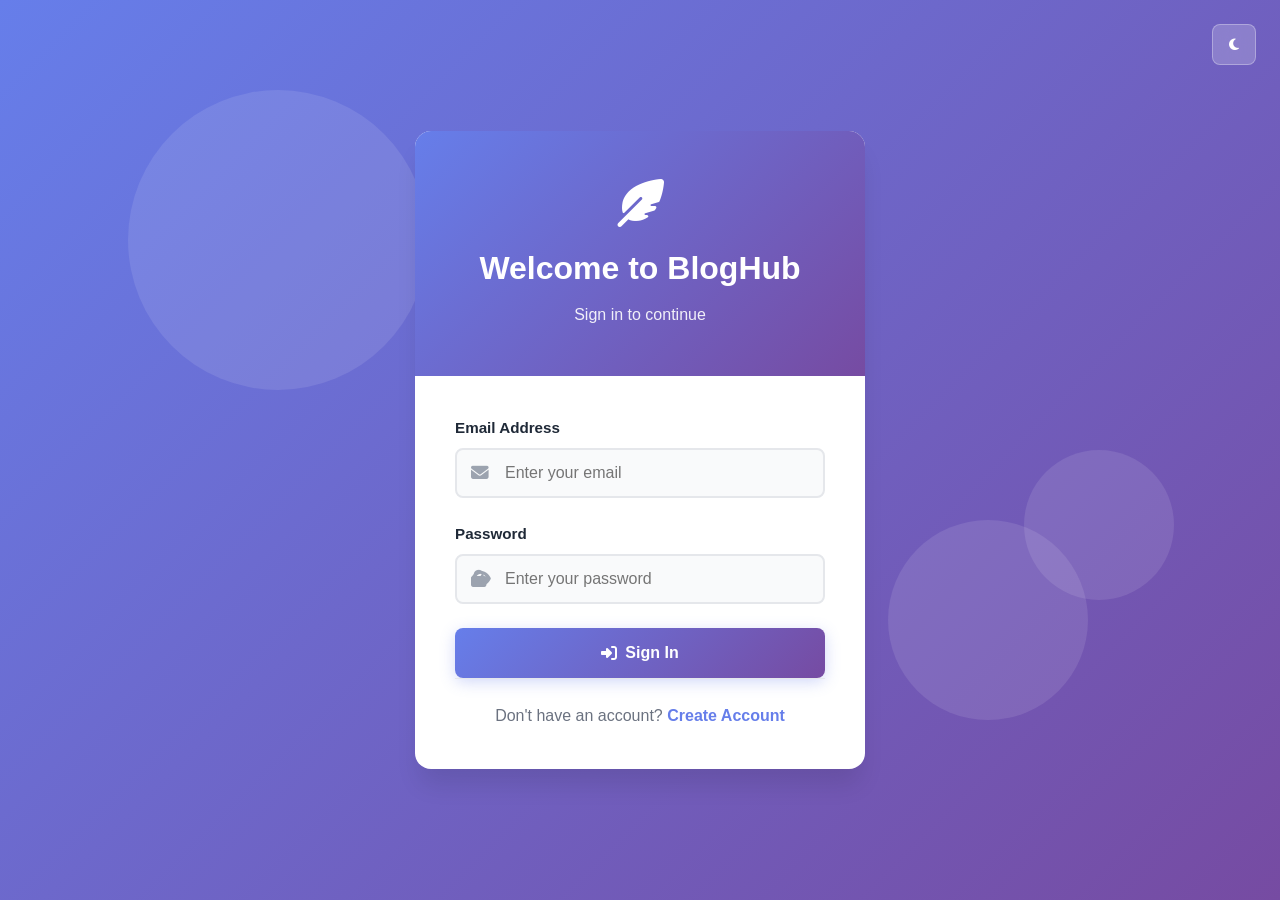
<file: src/main/resources/static/index.html>
<!DOCTYPE html>
<html lang="en">
  <head>
    <meta charset="UTF-8" />
    <meta name="viewport" content="width=device-width, initial-scale=1.0" />
    <title>BlogHub - Home</title>
    <link rel="stylesheet" href="css/style.css" />
    <link
      href="https://cdnjs.cloudflare.com/ajax/libs/font-awesome/6.5.0/css/all.min.css"
      rel="stylesheet"
    />
  </head>
  <body>
    <!-- Navbar -->
    <header class="navbar">
      <div class="nav-container">
        <div class="nav-brand">
          <i class="fas fa-feather-alt"></i>
          <h1>BlogHub</h1>
        </div>
        <nav class="nav-menu">
          <a href="index.html" class="nav-link active">Home</a>
          <a href="posts.html" class="nav-link">All Posts</a>
          <a href="categories.html" class="nav-link">Categories</a>
          <a href="users.html" class="nav-link admin-only">Users</a>
          <a href="category-create.html" class="nav-link admin-only"
            >Create Category</a
          >
          <a href="post-create.html" class="nav-link">Create Post</a>
        </nav>
        <div class="nav-actions">
          <button class="theme-toggle" onclick="toggleTheme()">
            <i class="fas fa-moon"></i>
          </button>
        </div>
      </div>
    </header>

    <!-- Home Content -->
    <main class="main-content">
      <section class="hero-section">
        <div class="hero-content">
          <h1>Welcome to BlogHub</h1>
          <p>
            Discover amazing stories, insights, and ideas from our community
          </p>
          <a href="posts.html" class="hero-btn">
            <i class="fas fa-arrow-right"></i> Explore Posts
          </a>
        </div>
        <div class="hero-stats">
          <div class="stat-card">
            <div class="stat-number" id="total-posts">0</div>
            <div class="stat-label">Posts</div>
          </div>
          <div class="stat-card">
            <div class="stat-number" id="total-authors">0</div>
            <div class="stat-label">Authors</div>
          </div>
          <div class="stat-card">
            <div class="stat-number" id="total-categories">0</div>
            <div class="stat-label">Categories</div>
          </div>
        </div>
      </section>
      <section class="featured-posts">
        <h2>Featured Posts</h2>
        <div class="posts-grid" id="featured-posts-grid">
          <div class="loading-spinner">
            <i class="fas fa-spinner fa-spin"></i> Loading posts...
          </div>
        </div>
      </section>
    </main>

    <div id="toast" class="toast"></div>

    <script src="js/main.js"></script>
    <script src="js/home.js"></script>
    <script>
      //Check authentication on page load
      window.addEventListener("DOMContentLoaded", () => {
        if (!sessionStorage.getItem("userName")) {
          window.location.href = "login.html";
        }
        updateNavbar();
        applyRoleBasedUI();
      });
    </script>
  </body>
</html>
</file>
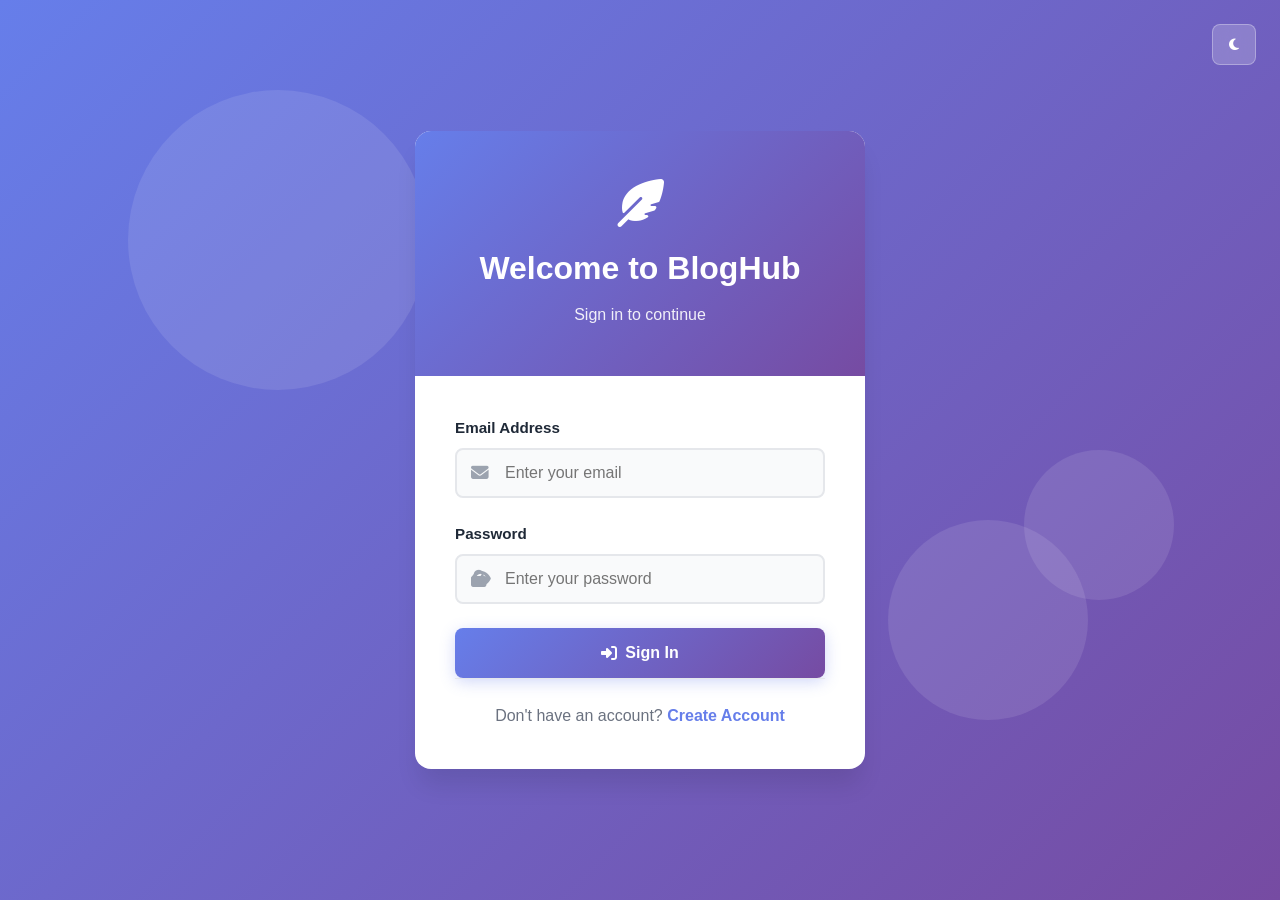
<file: src/main/resources/static/categories.html>
<!DOCTYPE html>
<html lang="en">
  <head>
    <meta charset="UTF-8" />
    <meta name="viewport" content="width=device-width, initial-scale=1.0" />
    <title>Categories - BlogHub</title>
    <link rel="stylesheet" href="css/style.css" />
    <link
      href="https://cdnjs.cloudflare.com/ajax/libs/font-awesome/6.5.0/css/all.min.css"
      rel="stylesheet"
    />
    <style>
      .category-actions {
        display: flex;
        justify-content: space-between;
        align-items: center;
        margin: 1.5rem auto;
        max-width: 900px;
        gap: 1rem;
        flex-wrap: wrap;
      }

      .search-box {
        display: flex;
        flex: 1;
        max-width: 450px;
        background: var(--bg-secondary);
        border: 1px solid var(--border-color);
        border-radius: var(--radius-md);
        overflow: hidden;
      }

      .search-box input {
        flex: 1;
        padding: 0.7rem 1rem;
        border: none;
        outline: none;
        font-size: 1rem;
        background: transparent;
        color: var(--text-primary);
      }

      .search-box i {
        padding: 0.8rem 1rem;
        color: var(--text-muted);
      }

      .btn-create {
        padding: 0.7rem 1.2rem;
        background: var(--primary-color);
        color: #fff;
        border: none;
        border-radius: var(--radius-md);
        font-size: 1rem;
        cursor: pointer;
        transition: all 0.3s ease;
        white-space: nowrap;
        font-weight: 600;
      }

      .btn-create:hover {
        background: var(--primary-dark);
        transform: translateY(-2px);
      }

      .categories-grid {
        display: grid;
        grid-template-columns: repeat(auto-fill, minmax(250px, 1fr));
        gap: 1.5rem;
        padding: 1rem;
      }

      .category-card {
        background: var(--bg-primary);
        border-radius: var(--radius-lg);
        padding: 1.5rem;
        box-shadow: var(--shadow-md);
        text-align: center;
        transition: transform 0.2s ease, box-shadow 0.2s ease;
        border: 1px solid var(--border-color);
      }

      .category-card:hover {
        transform: translateY(-3px);
        box-shadow: var(--shadow-lg);
      }

      .category-card h3 {
        margin-bottom: 0.5rem;
        font-size: 1.2rem;
        color: var(--primary-color);
      }

      .category-card p {
        font-size: 0.95rem;
        color: var(--text-secondary);
        margin-bottom: 0.7rem;
      }

      .category-card span {
        display: block;
        margin-bottom: 0.7rem;
        color: var(--text-muted);
        font-size: 0.9rem;
      }

      .category-card .delete-btn {
        margin-top: 0.8rem;
        padding: 0.5rem 1rem;
        background: var(--danger-color);
        color: white;
        border: none;
        border-radius: var(--radius-md);
        cursor: pointer;
        font-size: 0.9rem;
        transition: all 0.3s ease;
      }

      .category-card .delete-btn:hover {
        background: #dc2626;
        transform: translateY(-2px);
      }
    </style>
  </head>
  <body>
    <!-- Navbar -->
    <header class="navbar">
      <div class="nav-container">
        <div class="nav-brand">
          <i class="fas fa-feather-alt"></i>
          <h1>BlogHub</h1>
        </div>
        <nav class="nav-menu">
          <a href="index.html" class="nav-link">Home</a>
          <a href="posts.html" class="nav-link">All Posts</a>
          <a href="categories.html" class="nav-link active">Categories</a>
          <a href="users.html" class="nav-link admin-only">Users</a>
          <a href="category-create.html" class="nav-link admin-only">Create Category</a>
          <a href="post-create.html" class="nav-link">Create Post</a>
        </nav>
        <div class="nav-actions">
          <button class="theme-toggle" onclick="toggleTheme()">
            <i class="fas fa-moon"></i>
          </button>
        </div>
      </div>
    </header>

    <!-- Main Content -->
    <main class="main-content">
      <section class="page-header">
        <h1>Categories</h1>
        <p>Explore posts by category and discover new topics</p>

        <div class="category-actions">
          <div class="search-box">
            <input
              type="text"
              id="search-category"
              placeholder="Search categories..."
            />
            <i class="fas fa-search"></i>
          </div>

          <button
            class="btn-create admin-only"
            onclick="window.location.href='category-create.html'"
          >
            <i class="fas fa-plus"></i> Create New Category
          </button>
        </div>
      </section>

      <section>
        <div class="categories-grid" id="categories-list">
          <div class="loading-spinner">
            <i class="fas fa-spinner fa-spin"></i>
            Loading categories...
          </div>
        </div>
      </section>
    </main>

    <div id="toast" class="toast"></div>

    <script src="js/main.js"></script>
    <script src="js/categories.js"></script>
    <script>
      // Check authentication on page load
      window.addEventListener('DOMContentLoaded', () => {
        if (!sessionStorage.getItem('userName')) {
          window.location.href = 'login.html';
        }
        updateNavbar();
        applyRoleBasedUI();
      });
    </script>
  </body>
</html>
</file>
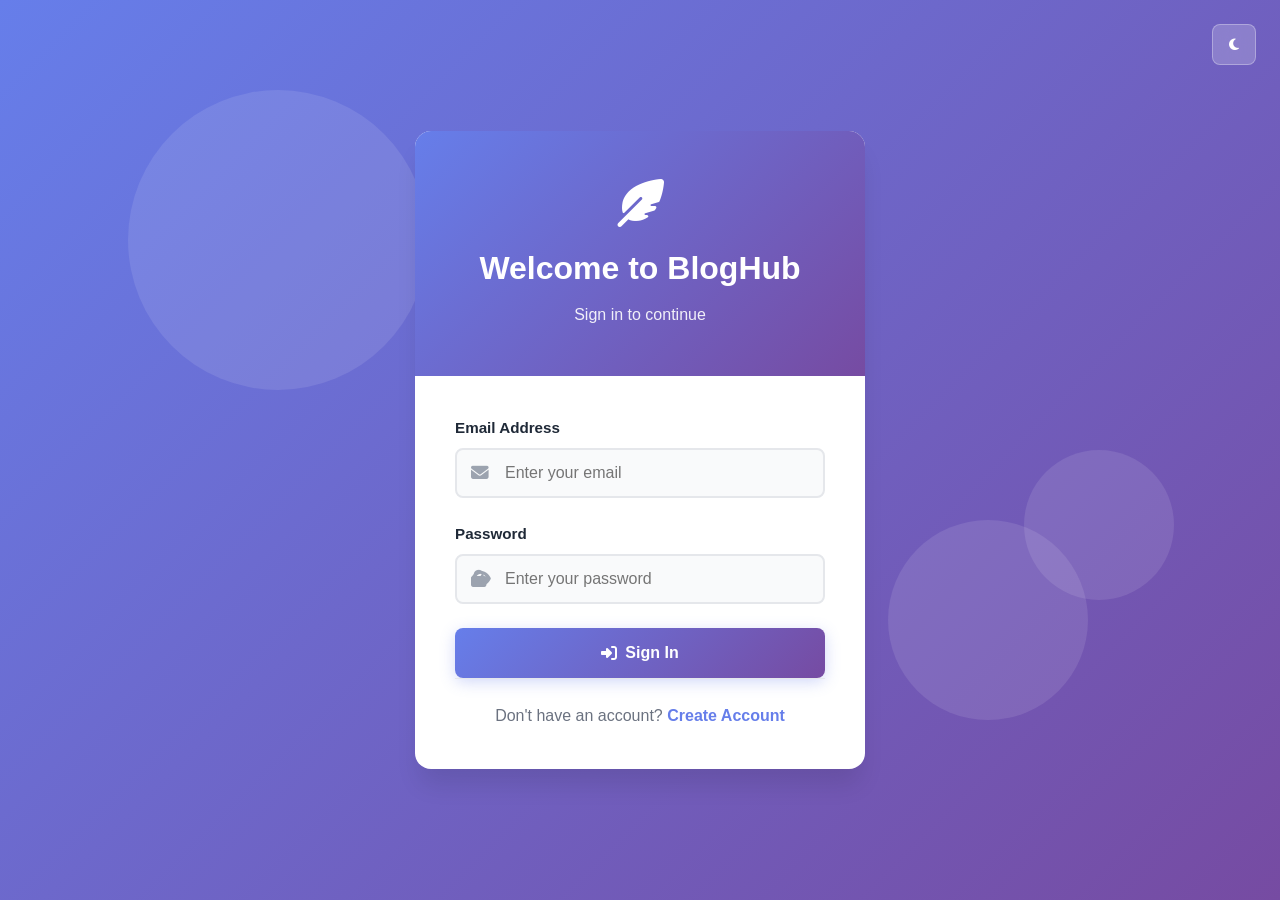
<file: src/main/resources/static/category-create.html>
<!DOCTYPE html>
<html lang="en">
  <head>
    <meta charset="UTF-8" />
    <meta name="viewport" content="width=device-width, initial-scale=1.0" />
    <title>Create Category - BlogHub</title>
    <link rel="stylesheet" href="css/style.css" />
    <link
      href="https://cdnjs.cloudflare.com/ajax/libs/font-awesome/6.5.0/css/all.min.css"
      rel="stylesheet"
    />
    <style>
      .form-container {
        max-width: 600px;
        margin: 2rem auto;
        padding: 2.5rem;
        background: var(--bg-primary);
        border-radius: var(--radius-xl);
        box-shadow: var(--shadow-lg);
        border: 1px solid var(--border-color);
      }

      .form-container h2 {
        text-align: center;
        margin-bottom: 2rem;
        color: var(--primary-color);
        font-size: 2rem;
        font-weight: 700;
      }

      .form-group {
        margin-bottom: 1.5rem;
      }

      .form-group label {
        display: block;
        font-weight: 600;
        margin-bottom: 0.5rem;
        color: var(--text-primary);
        font-size: 0.95rem;
      }

      .form-group input,
      .form-group textarea {
        width: 100%;
        padding: 0.875rem 1rem;
        border: 2px solid var(--border-color);
        border-radius: var(--radius-md);
        font-size: 1rem;
        transition: all 0.3s ease;
        background: var(--bg-secondary);
        color: var(--text-primary);
        font-family: inherit;
      }

      .form-group textarea {
        min-height: 100px;
        resize: vertical;
      }

      .form-group input:focus,
      .form-group textarea:focus {
        border-color: var(--primary-color);
        box-shadow: 0 0 0 3px rgba(59, 130, 246, 0.1);
        outline: none;
        background: var(--bg-primary);
      }

      .btn-submit {
        margin-top: 1.5rem;
        width: 100%;
        padding: 1rem;
        background: var(--primary-color);
        color: white;
        border: none;
        border-radius: var(--radius-md);
        font-size: 1.1rem;
        font-weight: 600;
        cursor: pointer;
        transition: all 0.3s ease;
        display: flex;
        align-items: center;
        justify-content: center;
        gap: 0.5rem;
      }

      .btn-submit:hover {
        background: var(--primary-dark);
        transform: translateY(-2px);
        box-shadow: var(--shadow-md);
      }

      #alert-container {
        margin-bottom: 1.5rem;
      }

      .alert {
        padding: 0.875rem 1rem;
        border-radius: var(--radius-md);
        font-size: 0.95rem;
        margin-bottom: 1rem;
      }

      .alert.success {
        background: rgba(16, 185, 129, 0.1);
        border: 1px solid var(--secondary-color);
        color: var(--secondary-color);
      }

      .alert.error {
        background: rgba(239, 68, 68, 0.1);
        border: 1px solid var(--danger-color);
        color: var(--danger-color);
      }
    </style>
  </head>
  <body>
    <!-- Navbar -->
    <header class="navbar">
      <div class="nav-container">
        <div class="nav-brand">
          <i class="fas fa-feather-alt"></i>
          <h1>BlogHub</h1>
        </div>
        <nav class="nav-menu">
          <a href="index.html" class="nav-link">Home</a>
          <a href="posts.html" class="nav-link">All Posts</a>
          <a href="categories.html" class="nav-link">Categories</a>
          <a href="users.html" class="nav-link admin-only">Users</a>
          <a href="category-create.html" class="nav-link active admin-only">Create Category</a>
          <a href="post-create.html" class="nav-link">Create Post</a>
        </nav>
        <div class="nav-actions">
          <button class="theme-toggle" onclick="toggleTheme()">
            <i class="fas fa-moon"></i>
          </button>
        </div>
      </div>
    </header>

    <div id="toast" class="toast"></div>

    <!-- Main Content -->
    <main class="form-container">
      <h2><i class="fas fa-folder-plus"></i> Create New Category</h2>
      <div id="alert-container"></div>

      <form id="category-form">
        <div class="form-group">
          <label for="catName">Category Name</label>
          <input
            type="text"
            id="catName"
            required
            placeholder="Enter category name"
          />
        </div>

        <div class="form-group">
          <label for="descr">Description</label>
          <textarea
            id="descr"
            placeholder="Describe this category (optional)"
          ></textarea>
        </div>

        <button type="submit" class="btn-submit">
          <i class="fas fa-check"></i>
          <span>Create Category</span>
        </button>
      </form>
    </main>

    <script src="js/main.js"></script>
    <script src="js/category-create.js"></script>
    <script>
      // Check authentication on page load
      window.addEventListener('DOMContentLoaded', () => {
        if (!sessionStorage.getItem('userName')) {
          window.location.href = 'login.html';
        }
        
        // Check if user is admin
        if (sessionStorage.getItem('userRole') !== 'ADMIN') {
          alert('Access denied. Admin only.');
          window.location.href = 'index.html';
        }
        
        updateNavbar();
        applyRoleBasedUI();
      });
    </script>
  </body>
</html>
</file>
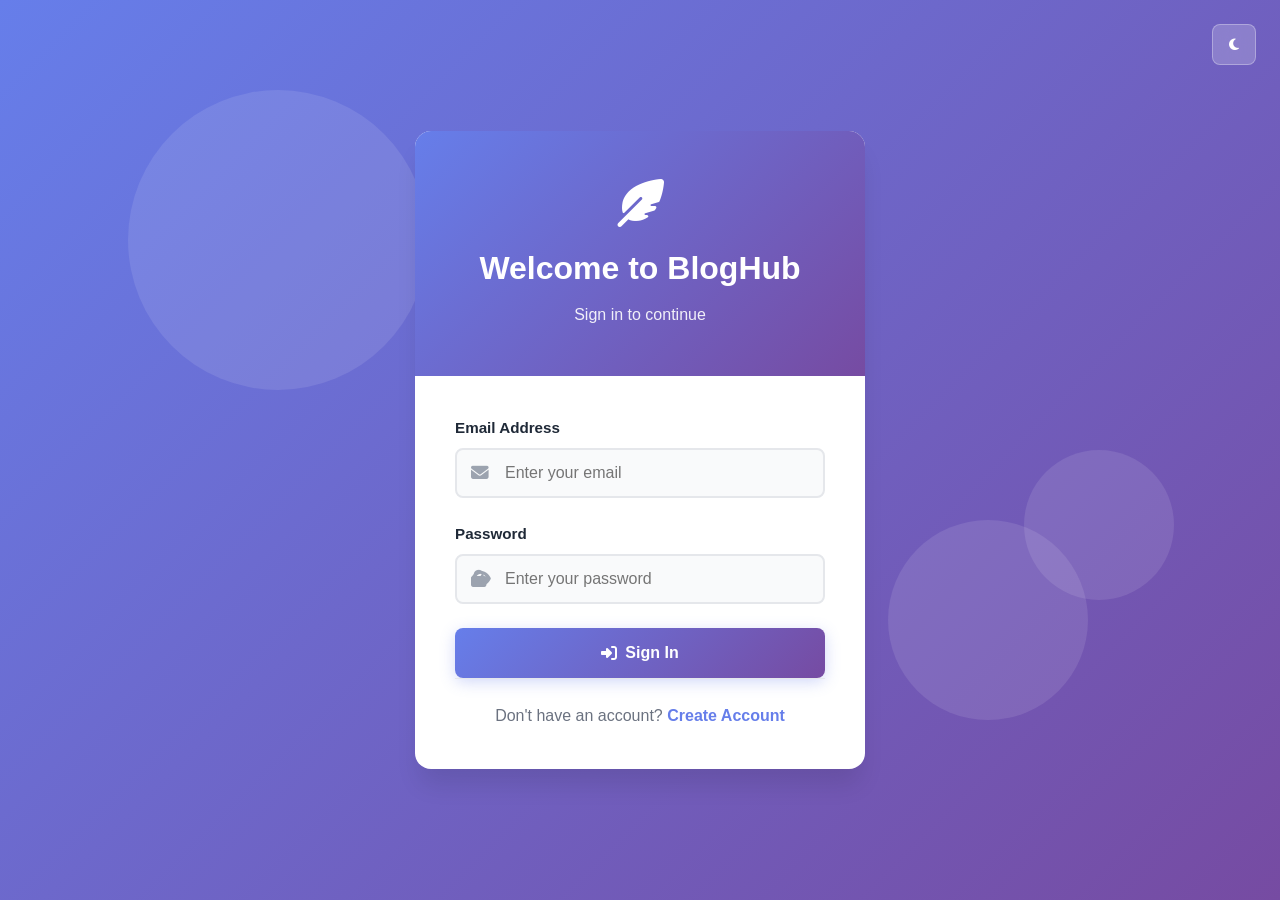
<file: src/main/resources/static/login.html>
<!DOCTYPE html>
<html lang="en">
<head>
    <meta charset="UTF-8">
    <meta name="viewport" content="width=device-width, initial-scale=1.0">
    <title>BlogHub - Login</title>
    <link rel="stylesheet" href="css/style.css">
    <link href="https://cdnjs.cloudflare.com/ajax/libs/font-awesome/6.5.0/css/all.min.css" rel="stylesheet">
    <style>
        body {
            margin: 0;
            padding: 0;
        }

        .login-container {
            min-height: 100vh;
            display: flex;
            background: linear-gradient(135deg, #667eea 0%, #764ba2 100%);
            position: relative;
            overflow: hidden;
        }

        /* Animated background circles */
        .bg-circle {
            position: absolute;
            border-radius: 50%;
            background: rgba(255, 255, 255, 0.1);
            animation: float 20s infinite ease-in-out;
        }

        .circle1 { width: 300px; height: 300px; top: 10%; left: 10%; animation-delay: 0s; }
        .circle2 { width: 200px; height: 200px; bottom: 20%; right: 15%; animation-delay: 5s; }
        .circle3 { width: 150px; height: 150px; top: 50%; left: 80%; animation-delay: 10s; }

        @keyframes float {
            0%, 100% { transform: translateY(0) rotate(0deg); }
            50% { transform: translateY(-30px) rotate(180deg); }
        }

        .login-wrapper {
            flex: 1;
            display: flex;
            align-items: center;
            justify-content: center;
            padding: 2rem;
            position: relative;
            z-index: 1;
        }

        .login-card {
            background: var(--bg-primary);
            border-radius: var(--radius-xl);
            box-shadow: var(--shadow-xl);
            width: 100%;
            max-width: 450px;
            overflow: hidden;
            animation: slideUp 0.5s ease;
        }

        @keyframes slideUp {
            from {
                opacity: 0;
                transform: translateY(30px);
            }
            to {
                opacity: 1;
                transform: translateY(0);
            }
        }

        .login-header {
            background: linear-gradient(135deg, #667eea 0%, #764ba2 100%);
            padding: 3rem 2rem;
            text-align: center;
            color: white;
        }

        .login-header i {
            font-size: 3rem;
            margin-bottom: 1rem;
        }

        .login-header h1 {
            font-size: 2rem;
            font-weight: 700;
            margin-bottom: 0.5rem;
        }

        .login-header p {
            opacity: 0.9;
            font-size: 1rem;
        }

        .login-body {
            padding: 2.5rem;
        }

        .form-group {
            margin-bottom: 1.5rem;
        }

        .form-group label {
            display: block;
            color: var(--text-primary);
            font-weight: 600;
            margin-bottom: 0.5rem;
            font-size: 0.95rem;
        }

        .input-wrapper {
            position: relative;
        }

        .input-wrapper i {
            position: absolute;
            left: 1rem;
            top: 50%;
            transform: translateY(-50%);
            color: var(--text-muted);
            font-size: 1.1rem;
        }

        .form-group input {
            width: 100%;
            padding: 0.875rem 1rem 0.875rem 3rem;
            border: 2px solid var(--border-color);
            border-radius: var(--radius-md);
            background: var(--bg-secondary);
            color: var(--text-primary);
            font-size: 1rem;
            transition: all 0.3s ease;
        }

        .form-group input:focus {
            outline: none;
            border-color: #667eea;
            background: var(--bg-primary);
            box-shadow: 0 0 0 3px rgba(102, 126, 234, 0.1);
        }

        .password-toggle {
            position: absolute;
            right: 1rem;
            top: 50%;
            transform: translateY(-50%);
            color: var(--text-muted);
            cursor: pointer;
            font-size: 1.1rem;
            transition: color 0.3s ease;
        }

        .password-toggle:hover {
            color: #667eea;
        }

        .btn-login {
            width: 100%;
            padding: 1rem;
            background: linear-gradient(135deg, #667eea 0%, #764ba2 100%);
            color: white;
            border: none;
            border-radius: var(--radius-md);
            font-size: 1rem;
            font-weight: 600;
            cursor: pointer;
            transition: all 0.3s ease;
            box-shadow: 0 4px 15px rgba(102, 126, 234, 0.3);
            display: flex;
            align-items: center;
            justify-content: center;
            gap: 0.5rem;
        }

        .btn-login:hover {
            transform: translateY(-2px);
            box-shadow: 0 6px 20px rgba(102, 126, 234, 0.4);
        }

        .btn-login:disabled {
            opacity: 0.6;
            cursor: not-allowed;
            transform: none;
        }

        .alert {
            padding: 0.875rem 1rem;
            border-radius: var(--radius-md);
            margin-bottom: 1.5rem;
            font-size: 0.95rem;
            display: none;
            animation: slideIn 0.3s ease;
        }

        @keyframes slideIn {
            from { opacity: 0; transform: translateY(-10px); }
            to { opacity: 1; transform: translateY(0); }
        }

        .alert.show {
            display: flex;
            align-items: center;
            gap: 0.5rem;
        }

        .alert.error {
            background: rgba(239, 68, 68, 0.1);
            border: 1px solid var(--danger-color);
            color: var(--danger-color);
        }

        .alert.success {
            background: rgba(16, 185, 129, 0.1);
            border: 1px solid var(--secondary-color);
            color: var(--secondary-color);
        }

        .divider {
            text-align: center;
            margin: 1.5rem 0;
            color: var(--text-muted);
            font-size: 0.9rem;
        }

        .register-link {
            text-align: center;
            padding-top: 1.5rem;
            border-top: 1px solid var(--border-color);
            color: var(--text-secondary);
        }

        .register-link a {
            color: #667eea;
            text-decoration: none;
            font-weight: 600;
            transition: color 0.3s ease;
        }

        .register-link a:hover {
            color: #764ba2;
        }

        .theme-toggle-login {
            position: fixed;
            top: 1.5rem;
            right: 1.5rem;
            background: rgba(255, 255, 255, 0.2);
            backdrop-filter: blur(10px);
            border: 1px solid rgba(255, 255, 255, 0.3);
            border-radius: var(--radius-md);
            padding: 0.75rem 1rem;
            cursor: pointer;
            color: white;
            transition: all 0.3s ease;
            z-index: 100;
        }

        .theme-toggle-login:hover {
            background: rgba(255, 255, 255, 0.3);
        }

        @media (max-width: 480px) {
            .login-body {
                padding: 2rem 1.5rem;
            }

            .login-header {
                padding: 2rem 1.5rem;
            }

            .login-header h1 {
                font-size: 1.5rem;
            }
        }
    </style>
</head>
<body>
    <div class="login-container">
        <div class="bg-circle circle1"></div>
        <div class="bg-circle circle2"></div>
        <div class="bg-circle circle3"></div>

        <button class="theme-toggle-login" onclick="toggleTheme()">
            <i class="fas fa-moon"></i>
        </button>

        <div class="login-wrapper">
            <div class="login-card">
                <div class="login-header">
                    <i class="fas fa-feather-alt"></i>
                    <h1>Welcome to BlogHub</h1>
                    <p>Sign in to continue</p>
                </div>

                <div class="login-body">
                    <div id="alert" class="alert"></div>

                    <form id="loginForm">
                        <div class="form-group">
                            <label for="email">Email Address</label>
                            <div class="input-wrapper">
                                <i class="fas fa-envelope"></i>
                                <input
                                    type="email"
                                    id="email"
                                    placeholder="Enter your email"
                                    required
                                    autocomplete="email"
                                >
                            </div>
                        </div>

                        <div class="form-group">
                            <label for="password">Password</label>
                            <div class="input-wrapper">
                                <i class="fas fa-lock"></i>
                                <input
                                    type="password"
                                    id="password"
                                    placeholder="Enter your password"
                                    required
                                    autocomplete="current-password"
                                >
                                <i class="fas fa-eye password-toggle" id="togglePassword"></i>
                            </div>
                        </div>

                        <button type="submit" class="btn-login" id="loginBtn">
                            <i class="fas fa-sign-in-alt"></i>
                            <span>Sign In</span>
                        </button>
                    </form>

                    <div class="register-link">
                        Don't have an account? <a href="register.html">Create Account</a>
                    </div>
                </div>
            </div>
        </div>
    </div>

    <script src="js/main.js"></script>
    <script>
        // Initialize theme
        initTheme();

        // Password toggle
        document.getElementById('togglePassword').addEventListener('click', function() {
            const password = document.getElementById('password');
            const icon = this;
            
            if (password.type === 'password') {
                password.type = 'text';
                icon.classList.remove('fa-eye');
                icon.classList.add('fa-eye-slash');
            } else {
                password.type = 'password';
                icon.classList.remove('fa-eye-slash');
                icon.classList.add('fa-eye');
            }
        });

        // Login form submission
        document.getElementById('loginForm').addEventListener('submit', async (e) => {
            e.preventDefault();

            const email = document.getElementById('email').value;
            const password = document.getElementById('password').value;
            const loginBtn = document.getElementById('loginBtn');
            const alert = document.getElementById('alert');

            // Disable button
            loginBtn.disabled = true;
            loginBtn.innerHTML = '<i class="fas fa-spinner fa-spin"></i> <span>Signing In...</span>';

            try {
                const response = await fetch('http://localhost:8082/api/auth/login', {
                    method: 'POST',
                    headers: { 'Content-Type': 'application/json' },
                    credentials: 'include', // ← Important: Receive and store session cookie
                    body: JSON.stringify({ email, password })
                });

                if (!response.ok) {
                    throw new Error('Invalid email or password');
                }

                const data = await response.json();

                // Save user info (session cookie is automatically stored by browser)
                sessionStorage.setItem('userId', data.userId);
                sessionStorage.setItem('userName', data.userName);
                sessionStorage.setItem('userEmail', data.userEmail);
                sessionStorage.setItem('userRole', data.role);

                // Show success
                alert.innerHTML = '<i class="fas fa-check-circle"></i> Login successful! Redirecting...';
                alert.className = 'alert success show';

                // Redirect
                setTimeout(() => {
                    window.location.href = 'index.html';
                }, 1000);

            } catch (error) {
                console.error('Login error:', error);
                alert.innerHTML = '<i class="fas fa-exclamation-circle"></i> ' + error.message;
                alert.className = 'alert error show';

                // Re-enable button
                loginBtn.disabled = false;
                loginBtn.innerHTML = '<i class="fas fa-sign-in-alt"></i> <span>Sign In</span>';
            }
        });
    </script>
</body>
</html>
</file>
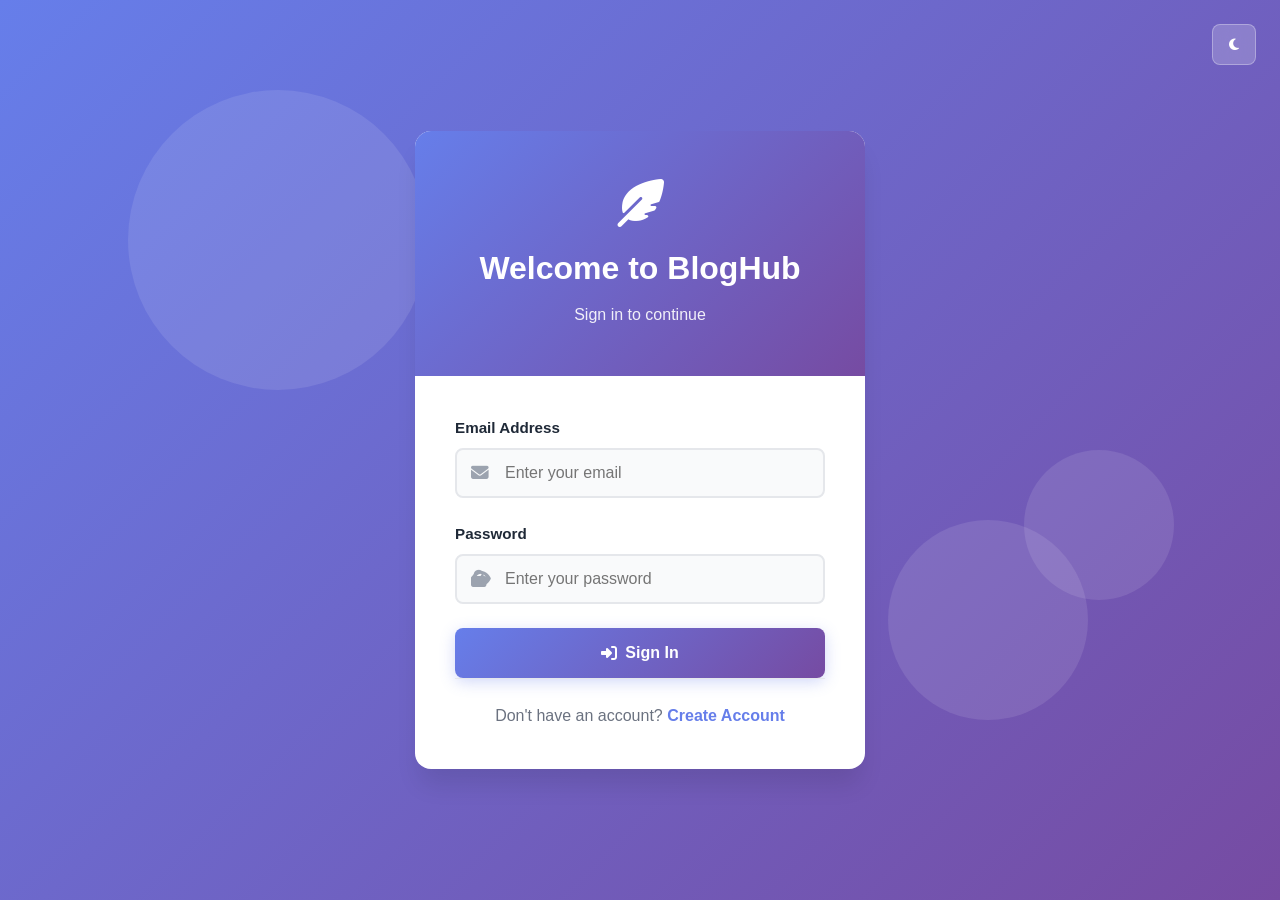
<file: src/main/resources/static/post-create.html>
<!DOCTYPE html>
<html lang="en">
  <head>
    <meta charset="UTF-8" />
    <meta name="viewport" content="width=device-width, initial-scale=1.0" />
    <title>BlogHub - Create Post</title>
    <link rel="stylesheet" href="css/style.css" />
    <link
      href="https://cdnjs.cloudflare.com/ajax/libs/font-awesome/6.5.0/css/all.min.css"
      rel="stylesheet"
    />
    <style>
      .form-container {
        max-width: 700px;
        margin: 2rem auto;
        padding: 2.5rem;
        background: var(--bg-primary);
        border-radius: var(--radius-xl);
        box-shadow: var(--shadow-lg);
        border: 1px solid var(--border-color);
      }

      .form-container h2 {
        text-align: center;
        margin-bottom: 2rem;
        color: var(--primary-color);
        font-size: 2rem;
        font-weight: 700;
      }

      .form-group {
        margin-bottom: 1.5rem;
      }

      .form-group label {
        display: block;
        font-weight: 600;
        margin-bottom: 0.5rem;
        color: var(--text-primary);
        font-size: 0.95rem;
      }

      .form-group input,
      .form-group textarea,
      .form-group select {
        width: 100%;
        padding: 0.875rem 1rem;
        border: 2px solid var(--border-color);
        border-radius: var(--radius-md);
        font-size: 1rem;
        transition: all 0.3s ease;
        background: var(--bg-secondary);
        color: var(--text-primary);
        font-family: inherit;
      }

      .form-group textarea {
        min-height: 150px;
        resize: vertical;
      }

      .form-group input:focus,
      .form-group textarea:focus,
      .form-group select:focus {
        border-color: var(--primary-color);
        box-shadow: 0 0 0 3px rgba(59, 130, 246, 0.1);
        outline: none;
        background: var(--bg-primary);
      }

      .btn-submit {
        margin-top: 1.5rem;
        width: 100%;
        padding: 1rem;
        background: var(--primary-color);
        color: white;
        border: none;
        border-radius: var(--radius-md);
        font-size: 1.1rem;
        font-weight: 600;
        cursor: pointer;
        transition: all 0.3s ease;
        display: flex;
        align-items: center;
        justify-content: center;
        gap: 0.5rem;
      }

      .btn-submit:hover {
        background: var(--primary-dark);
        transform: translateY(-2px);
        box-shadow: var(--shadow-md);
      }
    </style>
  </head>
  <body>
    <!-- Navbar -->
    <header class="navbar">
      <div class="nav-container">
        <div class="nav-brand">
          <i class="fas fa-feather-alt"></i>
          <h1>BlogHub</h1>
        </div>
        <nav class="nav-menu">
          <a href="index.html" class="nav-link">Home</a>
          <a href="posts.html" class="nav-link">All Posts</a>
          <a href="categories.html" class="nav-link">Categories</a>
          <a href="users.html" class="nav-link admin-only">Users</a>
          <a href="category-create.html" class="nav-link admin-only">Create Category</a>
          <a href="post-create.html" class="nav-link active">Create Post</a>
        </nav>
        <div class="nav-actions">
          <button class="theme-toggle" onclick="toggleTheme()">
            <i class="fas fa-moon"></i>
          </button>
        </div>
      </div>
    </header>

    <div id="toast" class="toast"></div>

    <main class="form-container">
      <h2><i class="fas fa-pen"></i> Create New Post</h2>

      <form id="post-form">
        <div class="form-group">
          <label for="title">Post Title</label>
          <input type="text" id="title" placeholder="Enter post title" required />
        </div>

        <div class="form-group">
          <label for="content">Content</label>
          <textarea
            id="content"
            placeholder="Write your post content here..."
            required
          ></textarea>
        </div>

        <div class="form-group">
          <label for="category">Category</label>
          <select id="category" required>
            <option value="">-- Select Category --</option>
          </select>
        </div>

        <div class="form-group">
          <label for="author">Author</label>
          <select id="author" required>
            <option value="">-- Select Author --</option>
          </select>
        </div>

        <button type="submit" class="btn-submit">
          <i class="fas fa-check"></i>
          <span>Create Post</span>
        </button>
      </form>
    </main>

    <script src="js/main.js"></script>
    <script src="js/post-create.js"></script>
    <script>
      // Check authentication on page load
      window.addEventListener('DOMContentLoaded', () => {
        if (!sessionStorage.getItem('userName')) {
          window.location.href = 'login.html';
        }
        updateNavbar();
        applyRoleBasedUI();
      });
    </script>
  </body>
</html>
</file>
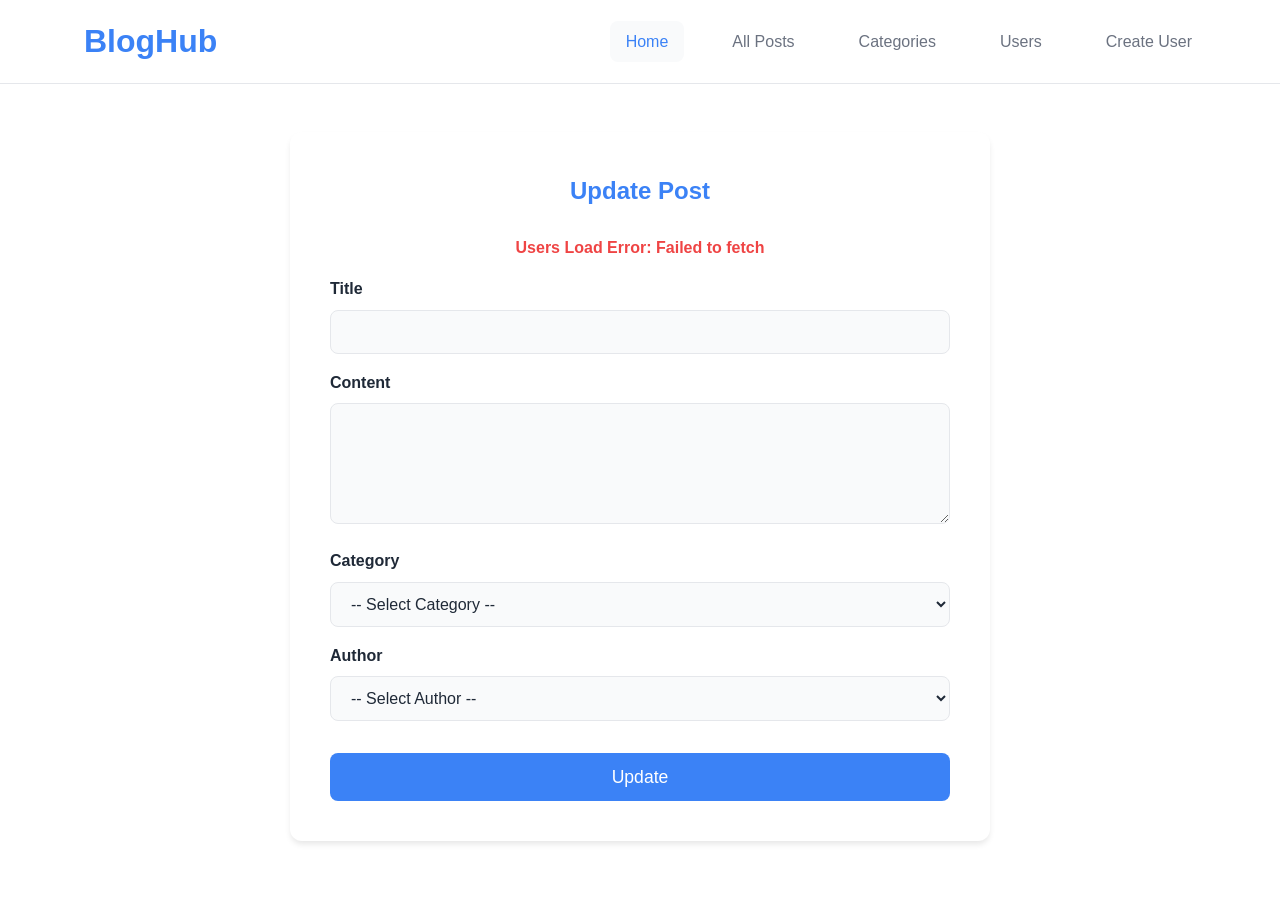
<file: src/main/resources/static/post-update.html>
<!DOCTYPE html>
<html lang="en">
  <head>
    <meta charset="UTF-8" />
    <meta name="viewport" content="width=device-width, initial-scale=1.0" />
    <title>Update Post</title>
    <link rel="stylesheet" href="css/style.css" />
    <style>
      /* Form Container */
      .form-container {
        max-width: 700px;
        margin: 3rem auto;
        padding: 2.5rem;
        background: var(--bg-primary);
        border-radius: var(--radius-lg);
        box-shadow: var(--shadow-md);
      }

      .form-container h2 {
        text-align: center;
        margin-bottom: 1.5rem;
        color: var(--primary-color);
      }

      label {
        display: block;
        font-weight: 600;
        margin-top: 1rem;
        margin-bottom: 0.5rem;
      }

      input,
      textarea,
      select {
        width: 100%;
        padding: 0.75rem 1rem;
        border: 1px solid var(--border-color);
        border-radius: var(--radius-md);
        font-size: 1rem;
        transition: border-color 0.3s, box-shadow 0.3s;
        background: var(--bg-secondary);
        color: var(--text-primary);
      }

      input:focus,
      textarea:focus,
      select:focus {
        border-color: var(--primary-color);
        box-shadow: 0 0 0 3px rgba(59, 130, 246, 0.1);
        outline: none;
      }

      button {
        margin-top: 2rem;
        width: 100%;
        padding: 0.85rem;
        background-color: var(--primary-color);
        color: #fff;
        border: none;
        border-radius: var(--radius-md);
        font-size: 1.1rem;
        cursor: pointer;
        transition: background-color 0.3s;
      }

      button:hover {
        background-color: var(--primary-dark);
      }

      #alert-container {
        margin-bottom: 1rem;
        text-align: center;
        font-weight: 600;
      }

      .alert-success {
        color: var(--secondary-color);
      }
      .alert-error {
        color: var(--danger-color);
      }
    </style>
  </head>
  <body>
    <!-- Navbar -->
    <header class="navbar">
      <div class="nav-container">
        <div class="nav-brand">
          <i class="fas fa-feather-alt"></i>
          <h1>BlogHub</h1>
        </div>
        <nav class="nav-menu">
          <a href="index.html" class="nav-link active">Home</a>
          <a href="posts.html" class="nav-link">All Posts</a>
          <a href="categories.html" class="nav-link">Categories</a>
          <a href="users.html" class="nav-link">Users</a>
          <a href="user-create.html" class="nav-link">Create User</a>
        </nav>
      </div>
    </header>

    <!--From-->
    <main class="form-container">
      <h2>Update Post</h2>
      <div id="alert-container"></div>

      <form id="update-post-form">
        <input type="hidden" id="postId" />

        <label>Title</label>
        <input type="text" id="title" required />

        <label>Content</label>
        <textarea id="content" rows="5" required></textarea>

        <label>Category</label>
        <select id="category" required>
          <option value="">-- Select Category --</option>
        </select>

        <label>Author</label>
        <select id="author" required>
          <option value="">-- Select Author --</option>
        </select>

        <button type="submit">Update</button>
      </form>
    </main>

    <script>
      const BASE_URL = "http://localhost:8082/api";

      document.addEventListener("DOMContentLoaded", async () => {
        const urlParams = new URLSearchParams(window.location.search);
        const postId = urlParams.get("id");

        const form = document.getElementById("update-post-form");
        const alertContainer = document.getElementById("alert-container");

        const categorySelect = document.getElementById("category");
        const authorSelect = document.getElementById("author");

        let postData = null;

        // Fetch post details
        async function loadPost() {
          try {
            const res = await fetch(`${BASE_URL}/posts/${postId}`);
            if (!res.ok) throw new Error("Failed to fetch post data");
            postData = await res.json();

            document.getElementById("postId").value = postData.id;
            document.getElementById("title").value = postData.title;
            document.getElementById("content").value = postData.content;
          } catch (err) {
            showAlert(`Post Load Error: ${err.message}`, "error");
          }
        }

        // Fetch categories
        async function loadCategories() {
          try {
            const res = await fetch(`${BASE_URL}/categories`);
            if (!res.ok) throw new Error("Failed to fetch categories");
            const categories = await res.json();

            categories.forEach((cat) => {
              const option = document.createElement("option");
              option.value = cat.id;
              option.textContent = cat.catName || cat.name;
              categorySelect.appendChild(option);
            });

            if (postData) categorySelect.value = postData.categoryId;
          } catch (err) {
            showAlert(`Category Load Error: ${err.message}`, "error");
          }
        }

        // Fetch users
        async function loadAuthors() {
          try {
            const res = await fetch(`${BASE_URL}/users`);
            if (!res.ok) throw new Error("Failed to fetch users");
            const users = await res.json();

            users.forEach((user) => {
              const option = document.createElement("option");
              option.value = user.id;
              option.textContent = user.name;
              authorSelect.appendChild(option);
            });

            if (postData) authorSelect.value = postData.authorId;
          } catch (err) {
            showAlert(`Users Load Error: ${err.message}`, "error");
          }
        }

        function showAlert(message, type = "success") {
          alertContainer.innerHTML = `<div class="alert-${type}">${message}</div>`;
          setTimeout(() => (alertContainer.innerHTML = ""), 3000);
        }

        // Handle form submit
        form.addEventListener("submit", async (e) => {
          e.preventDefault();

          const payload = {
            title: document.getElementById("title").value.trim(),
            content: document.getElementById("content").value.trim(),
            categoryId: parseInt(categorySelect.value),
            authorId: parseInt(authorSelect.value),
          };

          try {
            const res = await fetch(`${BASE_URL}/posts/${postId}`, {
              method: "PUT",
              headers: { "Content-Type": "application/json" },
              body: JSON.stringify(payload),
            });

            if (!res.ok) {
              const errData = await res.json();
              throw new Error(errData.message || "Failed to update post");
            }

            showAlert("Post updated successfully!", "success");
            setTimeout(() => (window.location.href = "posts.html"), 1500);
          } catch (err) {
            showAlert(`Update Error: ${err.message}`, "error");
          }
        });

        // Load post first, then categories and users
        await loadPost();
        await loadCategories();
        await loadAuthors();
      });
    </script>
  </body>
</html>
</file>
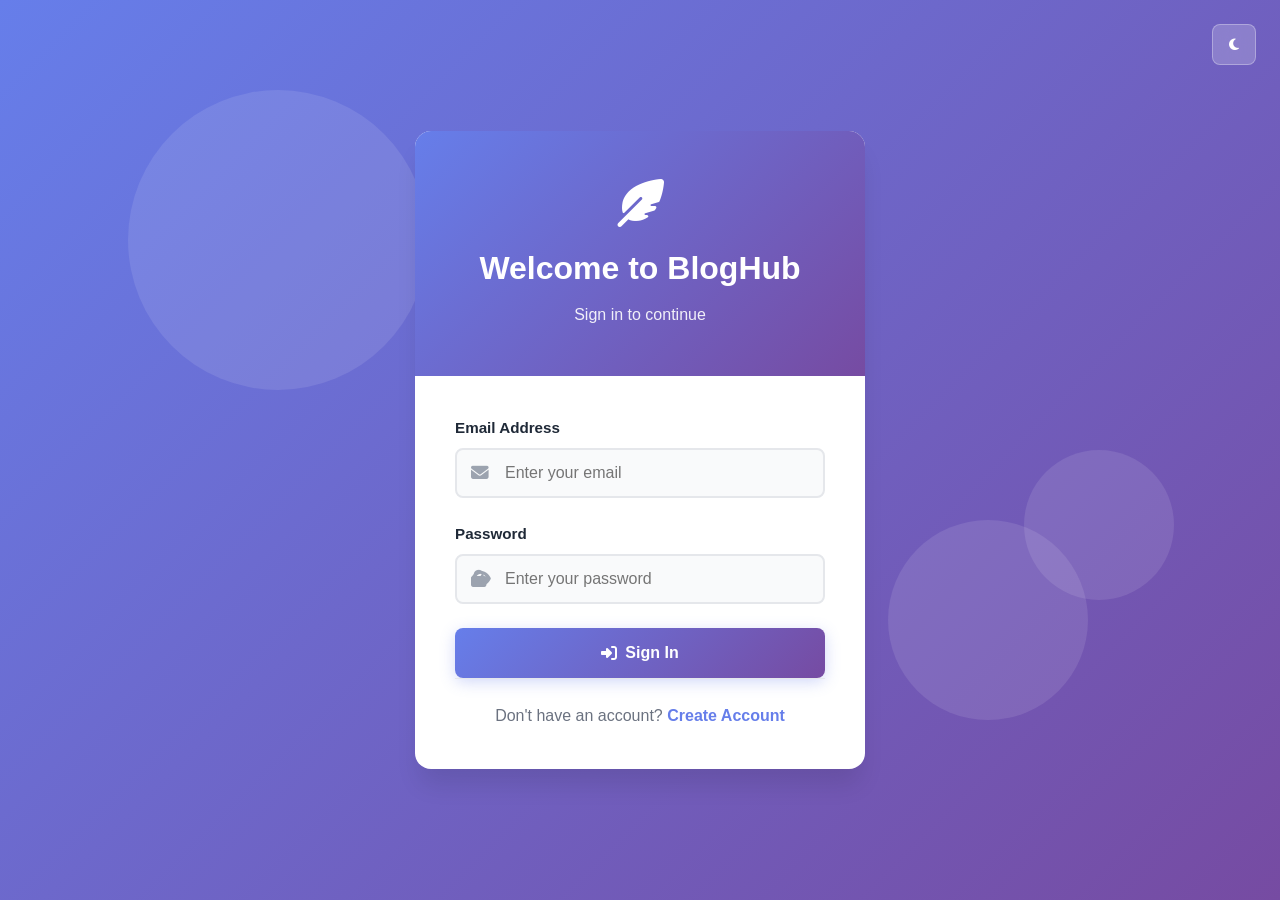
<file: src/main/resources/static/post.html>
<!DOCTYPE html>
<html lang="en">
  <head>
    <meta charset="UTF-8" />
    <meta name="viewport" content="width=device-width, initial-scale=1.0" />
    <title>BlogHub - Post</title>
    <link rel="stylesheet" href="css/style.css" />
    <link
      href="https://cdnjs.cloudflare.com/ajax/libs/font-awesome/6.5.0/css/all.min.css"
      rel="stylesheet"
    />
    <style>
      .post-container {
        display: flex;
        justify-content: center;
        padding: 2rem;
      }

      .post-card {
        max-width: 900px;
        width: 100%;
        background: var(--bg-primary);
        border-radius: var(--radius-xl);
        padding: 3rem;
        box-shadow: var(--shadow-xl);
        border: 1px solid var(--border-color);
      }

      .post-meta {
        display: flex;
        justify-content: space-between;
        align-items: center;
        font-size: 0.9rem;
        color: var(--text-muted);
        margin-bottom: 1.5rem;
        padding-bottom: 1rem;
        border-bottom: 1px solid var(--border-color);
      }

      .post-category {
        background: var(--primary-color);
        color: white;
        padding: 0.4rem 0.8rem;
        border-radius: var(--radius-sm);
        font-weight: 600;
        font-size: 0.85rem;
      }

      .post-title {
        font-size: 2.5rem;
        font-weight: 700;
        margin-bottom: 1.5rem;
        color: var(--text-primary);
        line-height: 1.2;
      }

      .post-content {
        line-height: 1.8;
        font-size: 1.1rem;
        color: var(--text-secondary);
        margin-bottom: 2rem;
        white-space: pre-wrap;
      }

      .post-author {
        font-size: 1rem;
        color: var(--text-primary);
        margin-bottom: 2rem;
        padding: 1.5rem;
        background: var(--bg-secondary);
        border-radius: var(--radius-md);
        border-left: 4px solid var(--primary-color);
      }

      .post-author strong {
        color: var(--primary-color);
      }

      .post-actions {
        display: flex;
        gap: 1rem;
        flex-wrap: wrap;
      }

      .btn {
        padding: 0.75rem 1.5rem;
        border: none;
        border-radius: var(--radius-md);
        cursor: pointer;
        font-weight: 600;
        font-size: 1rem;
        transition: all 0.3s ease;
        display: inline-flex;
        align-items: center;
        gap: 0.5rem;
      }

      .btn-secondary {
        background: var(--bg-tertiary);
        color: var(--text-primary);
        border: 1px solid var(--border-color);
      }
      
      .btn-secondary:hover {
        background: var(--bg-secondary);
        transform: translateY(-2px);
      }

      .btn-edit {
        background: var(--secondary-color);
        color: white;
      }
      
      .btn-edit:hover {
        background: #0d9668;
        transform: translateY(-2px);
      }

      .btn-danger {
        background: var(--danger-color);
        color: white;
      }
      
      .btn-danger:hover {
        background: #dc2626;
        transform: translateY(-2px);
      }
    </style>
  </head>
  <body>
    <!-- Navbar -->
    <header class="navbar">
      <div class="nav-container">
        <div class="nav-brand">
          <i class="fas fa-feather-alt"></i>
          <h1>BlogHub</h1>
        </div>
        <nav class="nav-menu">
          <a href="index.html" class="nav-link">Home</a>
          <a href="posts.html" class="nav-link active">All Posts</a>
          <a href="categories.html" class="nav-link">Categories</a>
          <a href="users.html" class="nav-link admin-only">Users</a>
          <a href="category-create.html" class="nav-link admin-only">Create Category</a>
          <a href="post-create.html" class="nav-link">Create Post</a>
        </nav>
        <div class="nav-actions">
          <button class="theme-toggle" onclick="toggleTheme()">
            <i class="fas fa-moon"></i>
          </button>
        </div>
      </div>
    </header>

    <div id="toast" class="toast"></div>

    <!-- Post Content -->
    <main class="post-container">
      <div class="post-card" id="single-post">
        <div class="post-info">
          <div class="post-meta">
            <span class="post-category" id="post-category">Loading...</span>
            <span class="post-date" id="post-date">Loading...</span>
          </div>
          <h1 class="post-title" id="post-title">Loading...</h1>
          <div class="post-content" id="post-content">Loading post content...</div>
          <div class="post-author">
            <strong><i class="fas fa-user"></i> Author:</strong> 
            <span id="post-author">Loading...</span>
          </div>
          <div class="post-actions">
            <button id="back-posts" class="btn btn-secondary" onclick="window.location.href='posts.html'">
              <i class="fas fa-arrow-left"></i> Back to Posts
            </button>
            <button id="edit-post" class="btn btn-edit" style="display: none;">
              <i class="fas fa-edit"></i> Edit Post
            </button>
            <button id="delete-post" class="btn btn-danger admin-only" style="display: none;">
              <i class="fas fa-trash"></i> Delete Post
            </button>
          </div>
        </div>
      </div>
    </main>

    <script src="js/main.js"></script>
    <script src="js/post.js"></script>
    <script>
      // Check authentication on page load
      window.addEventListener('DOMContentLoaded', () => {
        if (!sessionStorage.getItem('userName')) {
          window.location.href = 'login.html';
        }
        updateNavbar();
        applyRoleBasedUI();
      });
    </script>
  </body>
</html>
</file>
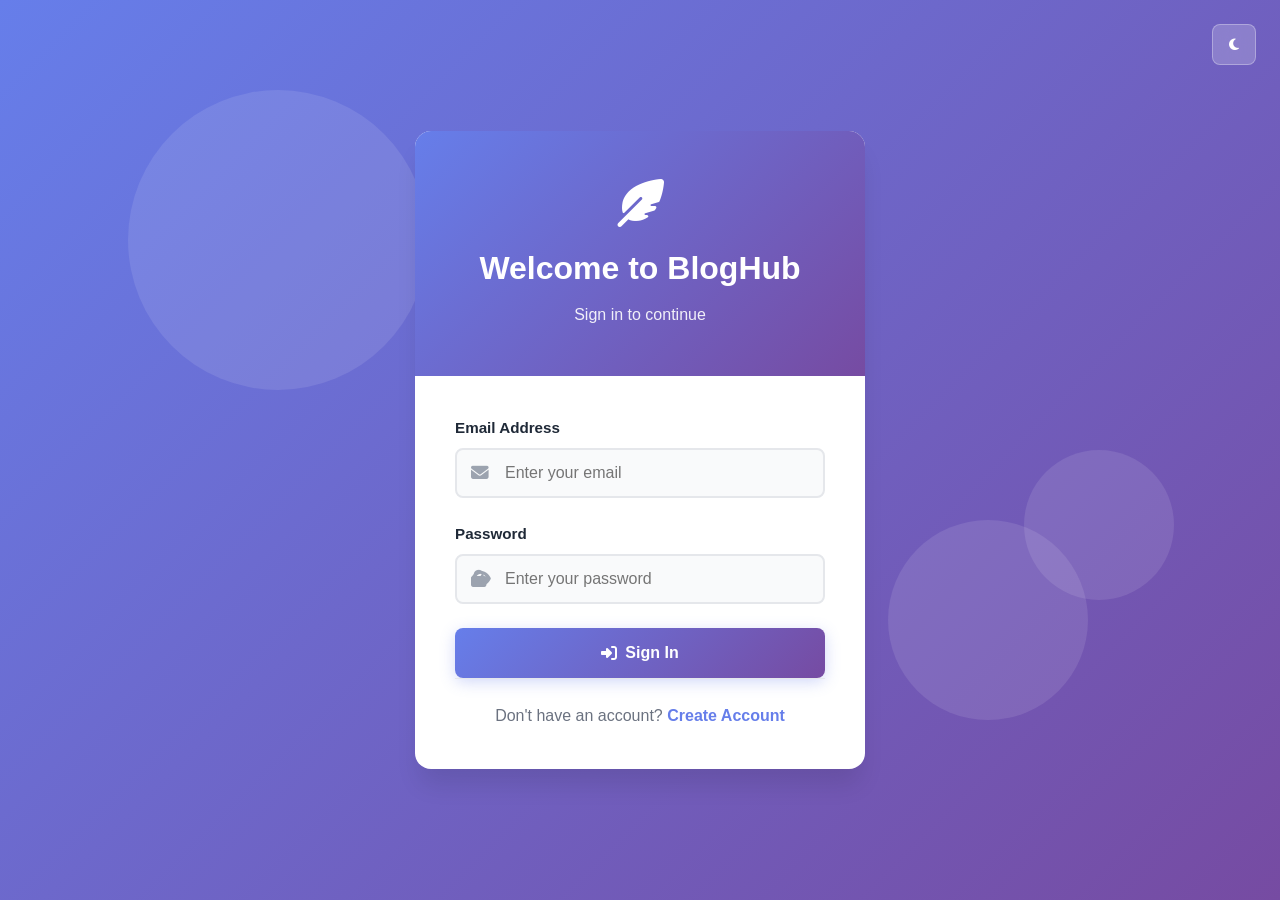
<file: src/main/resources/static/posts.html>
<!DOCTYPE html>
<html lang="en">
  <head>
    <meta charset="UTF-8" />
    <meta name="viewport" content="width=device-width, initial-scale=1.0" />
    <title>All Posts - BlogHub</title>
    <link rel="stylesheet" href="css/style.css" />
    <link
      href="https://cdnjs.cloudflare.com/ajax/libs/font-awesome/6.5.0/css/all.min.css"
      rel="stylesheet"
    />
    <style>
      .posts-grid {
        display: grid;
        grid-template-columns: repeat(auto-fit, minmax(280px, 1fr));
        gap: 1.5rem;
        margin-top: 1.5rem;
      }

      .post-card {
        background: var(--bg-primary);
        border-radius: 12px;
        padding: 1.5rem;
        box-shadow: var(--shadow-md);
        transition: transform 0.2s, box-shadow 0.2s;
        border: 1px solid var(--border-color);
        cursor: pointer;
      }

      .post-card:hover {
        transform: translateY(-4px);
        box-shadow: var(--shadow-lg);
      }

      .post-meta {
        display: flex;
        justify-content: space-between;
        font-size: 0.85rem;
        margin-bottom: 0.5rem;
        color: var(--text-muted);
      }

      .post-category {
        background: var(--primary-color);
        padding: 0.2rem 0.5rem;
        border-radius: 4px;
        font-weight: bold;
        color: white;
      }

      .post-title {
        font-size: 1.3rem;
        margin-bottom: 0.5rem;
        color: var(--text-primary);
      }

      .post-excerpt {
        font-size: 0.95rem;
        color: var(--text-secondary);
        margin-bottom: 1rem;
      }

      .post-actions {
        display: flex;
        gap: 0.5rem;
        justify-content: flex-end;
      }

      .btn {
        border: none;
        border-radius: 6px;
        padding: 0.4rem 0.8rem;
        font-size: 0.85rem;
        cursor: pointer;
        transition: background 0.2s;
      }

      .btn-edit {
        background: var(--secondary-color);
        color: #fff;
      }

      .btn-edit:hover {
        background: #0d9668;
      }

      .btn-danger {
        background: var(--danger-color);
        color: #fff;
      }

      .btn-danger:hover {
        background: #dc2626;
      }

      .sort-box {
        margin-top: 1rem;
        text-align: center;
      }

      .sort-box label {
        color: var(--text-primary);
        margin-right: 0.5rem;
        font-weight: 500;
      }

      .sort-box select {
        padding: 0.5rem 1rem;
        border: 1px solid var(--border-color);
        border-radius: var(--radius-md);
        background: var(--bg-secondary);
        color: var(--text-primary);
        font-size: 0.95rem;
      }

      #pagination {
        margin-top: 2rem;
        text-align: center;
      }

      #pagination button {
        padding: 0.5rem 1rem;
        margin: 0 0.3rem;
        border: 1px solid var(--border-color);
        background: var(--bg-secondary);
        color: var(--text-primary);
        border-radius: var(--radius-md);
        cursor: pointer;
        transition: all 0.3s ease;
      }

      #pagination button:hover {
        background: var(--primary-color);
        color: white;
        border-color: var(--primary-color);
      }

      #pagination button.active {
        background: var(--primary-color);
        color: white;
        border-color: var(--primary-color);
      }
    </style>
  </head>
  <body>
    <!-- Navbar -->
    <header class="navbar">
      <div class="nav-container">
        <div class="nav-brand">
          <i class="fas fa-feather-alt"></i>
          <h1>BlogHub</h1>
        </div>
        <nav class="nav-menu">
          <a href="index.html" class="nav-link">Home</a>
          <a href="posts.html" class="nav-link active">All Posts</a>
          <a href="categories.html" class="nav-link">Categories</a>
          <a href="users.html" class="nav-link admin-only">Users</a>
          <a href="category-create.html" class="nav-link admin-only">Create Category</a>
          <a href="post-create.html" class="nav-link">Create Post</a>
        </nav>
        <div class="nav-actions">
          <button class="theme-toggle" onclick="toggleTheme()">
            <i class="fas fa-moon"></i>
          </button>
        </div>
      </div>
    </header>

    <!-- Main Content -->
    <main class="main-content">
      <section class="page-header">
        <h2>All Blog Posts</h2>
        <p>Explore posts and discover new topics</p>

        <div class="search-box">
          <input type="text" id="search-term" placeholder="Search posts..." />
          <i class="fas fa-search"></i>
        </div>

        <div class="sort-box">
          <label for="sort-select">Sort by:</label>
          <select id="sort-select">
            <option value="createdAt,desc">Newest First</option>
            <option value="createdAt,asc">Oldest First</option>
            <option value="title,asc">Title A-Z</option>
            <option value="title,desc">Title Z-A</option>
          </select>
        </div>
      </section>

      <section>
        <div class="posts-grid" id="posts-list"></div>
        <div id="pagination"></div>
      </section>
    </main>

    <div id="toast" class="toast"></div>

    <script src="js/main.js"></script>
    <script src="js/posts.js"></script>
    <script>
      // Check authentication on page load
      window.addEventListener('DOMContentLoaded', () => {
        if (!sessionStorage.getItem('userName')) {
          window.location.href = 'login.html';
        }
        updateNavbar();
        applyRoleBasedUI();
      });
    </script>
  </body>
</html>
</file>
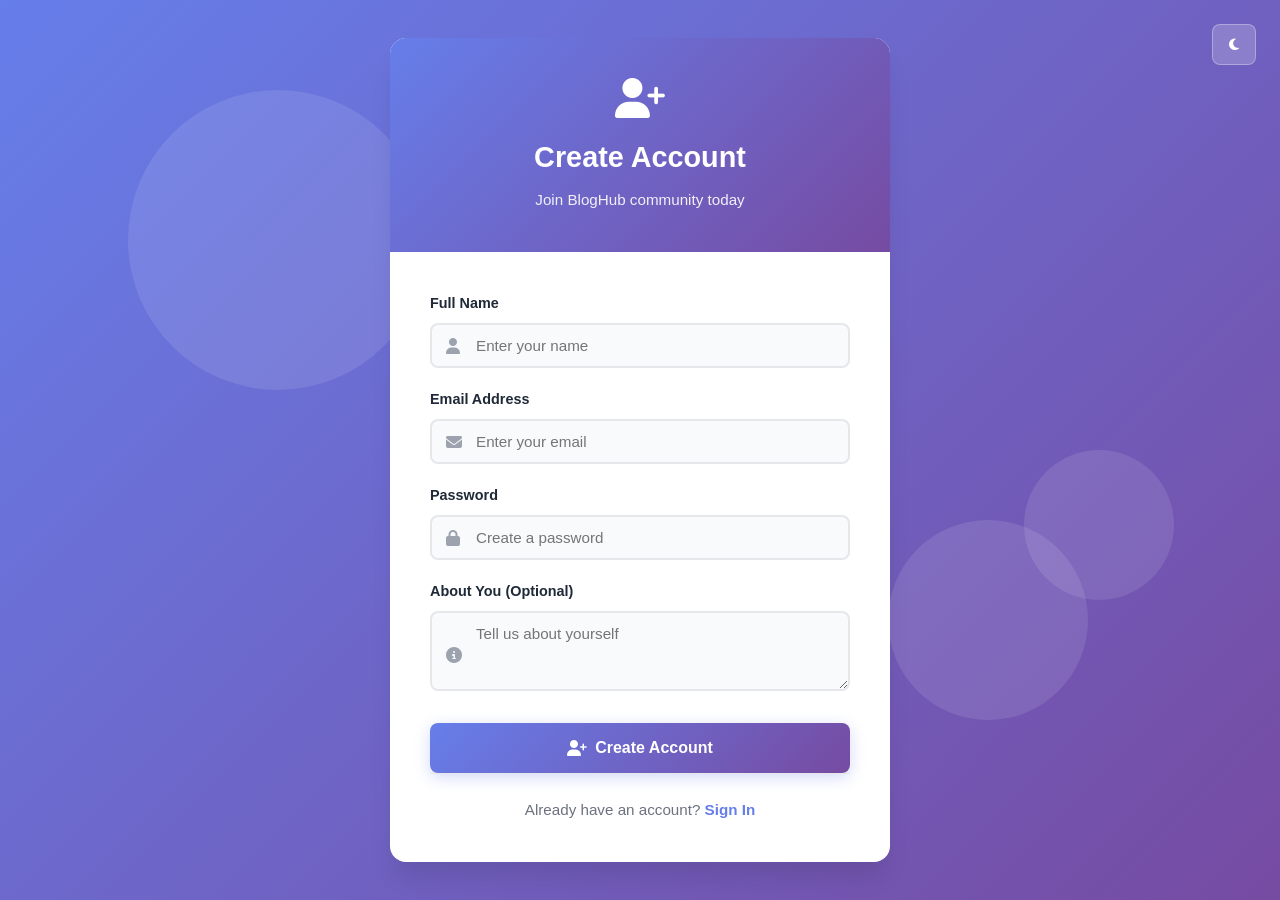
<file: src/main/resources/static/register.html>
<!DOCTYPE html>
<html lang="en">
<head>
    <meta charset="UTF-8">
    <meta name="viewport" content="width=device-width, initial-scale=1.0">
    <title>BlogHub - Register</title>
    <link rel="stylesheet" href="css/style.css">
    <link href="https://cdnjs.cloudflare.com/ajax/libs/font-awesome/6.5.0/css/all.min.css" rel="stylesheet">
    <style>
        body {
            margin: 0;
            padding: 0;
        }

        .register-container {
            min-height: 100vh;
            display: flex;
            background: linear-gradient(135deg, #667eea 0%, #764ba2 100%);
            position: relative;
            overflow: hidden;
        }

        .bg-circle {
            position: absolute;
            border-radius: 50%;
            background: rgba(255, 255, 255, 0.1);
            animation: float 20s infinite ease-in-out;
        }

        .circle1 { width: 300px; height: 300px; top: 10%; left: 10%; animation-delay: 0s; }
        .circle2 { width: 200px; height: 200px; bottom: 20%; right: 15%; animation-delay: 5s; }
        .circle3 { width: 150px; height: 150px; top: 50%; left: 80%; animation-delay: 10s; }

        @keyframes float {
            0%, 100% { transform: translateY(0) rotate(0deg); }
            50% { transform: translateY(-30px) rotate(180deg); }
        }

        .register-wrapper {
            flex: 1;
            display: flex;
            align-items: center;
            justify-content: center;
            padding: 2rem;
            position: relative;
            z-index: 1;
        }

        .register-card {
            background: var(--bg-primary);
            border-radius: var(--radius-xl);
            box-shadow: var(--shadow-xl);
            width: 100%;
            max-width: 500px;
            overflow: hidden;
            animation: slideUp 0.5s ease;
        }

        @keyframes slideUp {
            from { opacity: 0; transform: translateY(30px); }
            to { opacity: 1; transform: translateY(0); }
        }

        .register-header {
            background: linear-gradient(135deg, #667eea 0%, #764ba2 100%);
            padding: 2.5rem 2rem;
            text-align: center;
            color: white;
        }

        .register-header i {
            font-size: 2.5rem;
            margin-bottom: 1rem;
        }

        .register-header h1 {
            font-size: 1.8rem;
            font-weight: 700;
            margin-bottom: 0.5rem;
        }

        .register-header p {
            opacity: 0.9;
            font-size: 0.95rem;
        }

        .register-body {
            padding: 2.5rem;
        }

        .form-group {
            margin-bottom: 1.25rem;
        }

        .form-group label {
            display: block;
            color: var(--text-primary);
            font-weight: 600;
            margin-bottom: 0.5rem;
            font-size: 0.9rem;
        }

        .input-wrapper {
            position: relative;
        }

        .input-wrapper i {
            position: absolute;
            left: 1rem;
            top: 50%;
            transform: translateY(-50%);
            color: var(--text-muted);
        }

        .form-group input,
        .form-group textarea {
            width: 100%;
            padding: 0.75rem 1rem 0.75rem 2.75rem;
            border: 2px solid var(--border-color);
            border-radius: var(--radius-md);
            background: var(--bg-secondary);
            color: var(--text-primary);
            font-size: 0.95rem;
            transition: all 0.3s ease;
            font-family: inherit;
        }

        .form-group textarea {
            resize: vertical;
            min-height: 80px;
        }

        .form-group input:focus,
        .form-group textarea:focus {
            outline: none;
            border-color: #667eea;
            background: var(--bg-primary);
            box-shadow: 0 0 0 3px rgba(102, 126, 234, 0.1);
        }

        .btn-register {
            width: 100%;
            padding: 1rem;
            background: linear-gradient(135deg, #667eea 0%, #764ba2 100%);
            color: white;
            border: none;
            border-radius: var(--radius-md);
            font-size: 1rem;
            font-weight: 600;
            cursor: pointer;
            transition: all 0.3s ease;
            box-shadow: 0 4px 15px rgba(102, 126, 234, 0.3);
            display: flex;
            align-items: center;
            justify-content: center;
            gap: 0.5rem;
            margin-top: 1.5rem;
        }

        .btn-register:hover {
            transform: translateY(-2px);
            box-shadow: 0 6px 20px rgba(102, 126, 234, 0.4);
        }

        .btn-register:disabled {
            opacity: 0.6;
            cursor: not-allowed;
            transform: none;
        }

        .alert {
            padding: 0.875rem 1rem;
            border-radius: var(--radius-md);
            margin-bottom: 1.5rem;
            font-size: 0.9rem;
            display: none;
            animation: slideIn 0.3s ease;
        }

        @keyframes slideIn {
            from { opacity: 0; transform: translateY(-10px); }
            to { opacity: 1; transform: translateY(0); }
        }

        .alert.show {
            display: flex;
            align-items: center;
            gap: 0.5rem;
        }

        .alert.error {
            background: rgba(239, 68, 68, 0.1);
            border: 1px solid var(--danger-color);
            color: var(--danger-color);
        }

        .alert.success {
            background: rgba(16, 185, 129, 0.1);
            border: 1px solid var(--secondary-color);
            color: var(--secondary-color);
        }

        .login-link {
            text-align: center;
            padding-top: 1.5rem;
            border-top: 1px solid var(--border-color);
            color: var(--text-secondary);
            font-size: 0.95rem;
        }

        .login-link a {
            color: #667eea;
            text-decoration: none;
            font-weight: 600;
            transition: color 0.3s ease;
        }

        .login-link a:hover {
            color: #764ba2;
        }

        .theme-toggle-register {
            position: fixed;
            top: 1.5rem;
            right: 1.5rem;
            background: rgba(255, 255, 255, 0.2);
            backdrop-filter: blur(10px);
            border: 1px solid rgba(255, 255, 255, 0.3);
            border-radius: var(--radius-md);
            padding: 0.75rem 1rem;
            cursor: pointer;
            color: white;
            transition: all 0.3s ease;
            z-index: 100;
        }

        .theme-toggle-register:hover {
            background: rgba(255, 255, 255, 0.3);
        }
    </style>
</head>
<body>
    <div class="register-container">
        <div class="bg-circle circle1"></div>
        <div class="bg-circle circle2"></div>
        <div class="bg-circle circle3"></div>

        <button class="theme-toggle-register" onclick="toggleTheme()">
            <i class="fas fa-moon"></i>
        </button>

        <div class="register-wrapper">
            <div class="register-card">
                <div class="register-header">
                    <i class="fas fa-user-plus"></i>
                    <h1>Create Account</h1>
                    <p>Join BlogHub community today</p>
                </div>

                <div class="register-body">
                    <div id="alert" class="alert"></div>

                    <form id="registerForm">
                        <div class="form-group">
                            <label for="name">Full Name</label>
                            <div class="input-wrapper">
                                <i class="fas fa-user"></i>
                                <input type="text" id="name" placeholder="Enter your name" required>
                            </div>
                        </div>

                        <div class="form-group">
                            <label for="email">Email Address</label>
                            <div class="input-wrapper">
                                <i class="fas fa-envelope"></i>
                                <input type="email" id="email" placeholder="Enter your email" required>
                            </div>
                        </div>

                        <div class="form-group">
                            <label for="password">Password</label>
                            <div class="input-wrapper">
                                <i class="fas fa-lock"></i>
                                <input type="password" id="password" placeholder="Create a password" required>
                            </div>
                        </div>

                        <div class="form-group">
                            <label for="about">About You (Optional)</label>
                            <div class="input-wrapper">
                                <i class="fas fa-info-circle"></i>
                                <textarea id="about" placeholder="Tell us about yourself"></textarea>
                            </div>
                        </div>

                        <button type="submit" class="btn-register" id="registerBtn">
                            <i class="fas fa-user-plus"></i>
                            <span>Create Account</span>
                        </button>
                    </form>

                    <div class="login-link">
                        Already have an account? <a href="login.html">Sign In</a>
                    </div>
                </div>
            </div>
        </div>
    </div>

    <script src="js/main.js"></script>
    <script>
        initTheme();

        document.getElementById('registerForm').addEventListener('submit', async (e) => {
            e.preventDefault();

            const name = document.getElementById('name').value;
            const email = document.getElementById('email').value;
            const password = document.getElementById('password').value;
            const about = document.getElementById('about').value;
            const registerBtn = document.getElementById('registerBtn');
            const alert = document.getElementById('alert');

            registerBtn.disabled = true;
            registerBtn.innerHTML = '<i class="fas fa-spinner fa-spin"></i> <span>Creating Account...</span>';

            try {
                const response = await fetch('http://localhost:8082/api/auth/register', {
                    method: 'POST',
                    headers: { 'Content-Type': 'application/json' },
                    credentials: 'include', // ← Include credentials for session
                    body: JSON.stringify({ name, email, password, about })
                });

                if (!response.ok) {
                    const error = await response.json().catch(() => ({ message: 'Registration failed' }));
                    throw new Error(error.message || 'Registration failed');
                }

                alert.innerHTML = '<i class="fas fa-check-circle"></i> Account created! Redirecting to login...';
                alert.className = 'alert success show';

                setTimeout(() => {
                    window.location.href = 'login.html';
                }, 2000);

            } catch (error) {
                console.error('Registration error:', error);
                alert.innerHTML = '<i class="fas fa-exclamation-circle"></i> ' + error.message;
                alert.className = 'alert error show';

                registerBtn.disabled = false;
                registerBtn.innerHTML = '<i class="fas fa-user-plus"></i> <span>Create Account</span>';
            }
        });
    </script>
</body>
</html>
</file>
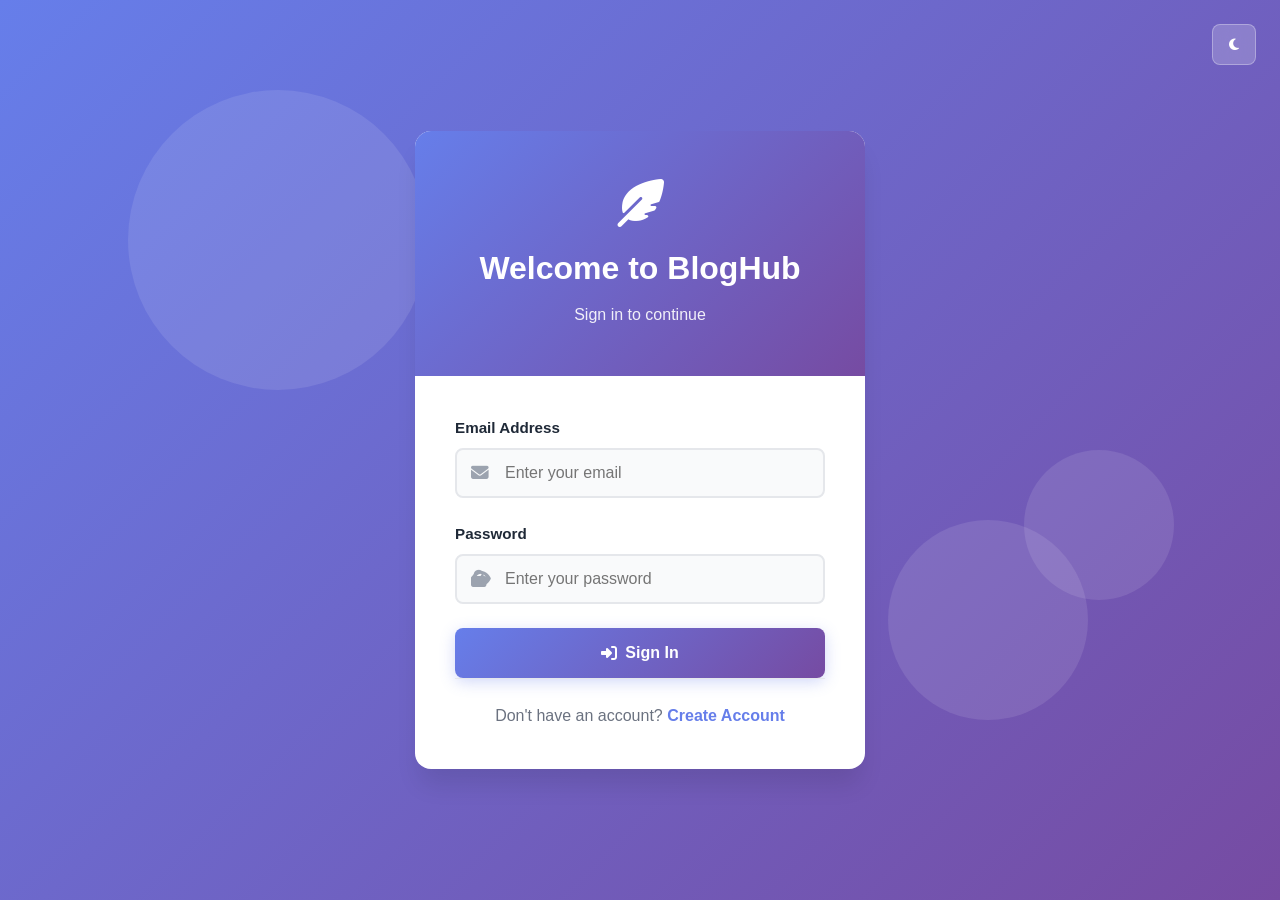
<file: src/main/resources/static/user-create.html>
<!DOCTYPE html>
<html lang="en">
  <head>
    <meta charset="UTF-8" />
    <meta name="viewport" content="width=device-width, initial-scale=1.0" />
    <title>BlogHub - Create User</title>
    <link rel="stylesheet" href="css/style.css" />
    <link
      href="https://cdnjs.cloudflare.com/ajax/libs/font-awesome/6.5.0/css/all.min.css"
      rel="stylesheet"
    />
    <style>
      .form-container {
        max-width: 600px;
        margin: 2rem auto;
        padding: 2.5rem;
        background: var(--bg-primary);
        border-radius: var(--radius-xl);
        box-shadow: var(--shadow-lg);
        border: 1px solid var(--border-color);
      }

      .form-container h2 {
        text-align: center;
        margin-bottom: 2rem;
        color: var(--primary-color);
        font-size: 2rem;
        font-weight: 700;
      }

      .form-group {
        margin-bottom: 1.5rem;
      }

      .form-group label {
        display: block;
        font-weight: 600;
        margin-bottom: 0.5rem;
        color: var(--text-primary);
        font-size: 0.95rem;
      }

      .form-group input,
      .form-group textarea {
        width: 100%;
        padding: 0.875rem 1rem;
        border: 2px solid var(--border-color);
        border-radius: var(--radius-md);
        font-size: 1rem;
        transition: all 0.3s ease;
        background: var(--bg-secondary);
        color: var(--text-primary);
        font-family: inherit;
      }

      .form-group textarea {
        min-height: 100px;
        resize: vertical;
      }

      .form-group input:focus,
      .form-group textarea:focus {
        border-color: var(--primary-color);
        box-shadow: 0 0 0 3px rgba(59, 130, 246, 0.1);
        outline: none;
        background: var(--bg-primary);
      }

      .btn-submit {
        margin-top: 1.5rem;
        width: 100%;
        padding: 1rem;
        background: var(--primary-color);
        color: white;
        border: none;
        border-radius: var(--radius-md);
        font-size: 1.1rem;
        font-weight: 600;
        cursor: pointer;
        transition: all 0.3s ease;
        display: flex;
        align-items: center;
        justify-content: center;
        gap: 0.5rem;
      }

      .btn-submit:hover {
        background: var(--primary-dark);
        transform: translateY(-2px);
        box-shadow: var(--shadow-md);
      }

      #alert-container {
        margin-bottom: 1.5rem;
      }

      .alert {
        padding: 0.875rem 1rem;
        border-radius: var(--radius-md);
        font-size: 0.95rem;
        margin-bottom: 1rem;
      }

      .alert.success {
        background: rgba(16, 185, 129, 0.1);
        border: 1px solid var(--secondary-color);
        color: var(--secondary-color);
      }

      .alert.error {
        background: rgba(239, 68, 68, 0.1);
        border: 1px solid var(--danger-color);
        color: var(--danger-color);
      }
    </style>
  </head>
  <body>
    <!-- Navbar -->
    <header class="navbar">
      <div class="nav-container">
        <div class="nav-brand">
          <i class="fas fa-feather-alt"></i>
          <h1>BlogHub</h1>
        </div>
        <nav class="nav-menu">
          <a href="index.html" class="nav-link">Home</a>
          <a href="posts.html" class="nav-link">All Posts</a>
          <a href="categories.html" class="nav-link">Categories</a>
          <a href="users.html" class="nav-link admin-only">Users</a>
          <a href="category-create.html" class="nav-link admin-only">Create Category</a>
          <a href="post-create.html" class="nav-link">Create Post</a>
        </nav>
        <div class="nav-actions">
          <button class="theme-toggle" onclick="toggleTheme()">
            <i class="fas fa-moon"></i>
          </button>
        </div>
      </div>
    </header>

    <div id="toast" class="toast"></div>

    <main class="form-container">
      <h2><i class="fas fa-user-plus"></i> Create New User</h2>

      <div id="alert-container"></div>

      <form id="user-form">
        <div class="form-group">
          <label for="name">Full Name</label>
          <input type="text" id="name" placeholder="Enter full name" required />
        </div>

        <div class="form-group">
          <label for="email">Email Address</label>
          <input type="email" id="email" placeholder="Enter email address" required />
        </div>

        <div class="form-group">
          <label for="password">Password</label>
          <input type="password" id="password" placeholder="Enter password" required />
        </div>

        <div class="form-group">
          <label for="about">About (Optional)</label>
          <textarea id="about" placeholder="Tell us about yourself..."></textarea>
        </div>

        <button type="submit" class="btn-submit">
          <i class="fas fa-check"></i>
          <span>Create User</span>
        </button>
      </form>
    </main>

    <script src="js/main.js"></script>
    <script src="js/user-create.js"></script>
    <script>
      // Check authentication on page load
      window.addEventListener('DOMContentLoaded', () => {
        if (!sessionStorage.getItem('userName')) {
          window.location.href = 'login.html';
        }
        
        // Check if user is admin
        if (sessionStorage.getItem('userRole') !== 'ADMIN') {
          alert('Access denied. Admin only.');
          window.location.href = 'index.html';
        }
        
        updateNavbar();
        applyRoleBasedUI();
      });
    </script>
  </body>
</html>
</file>
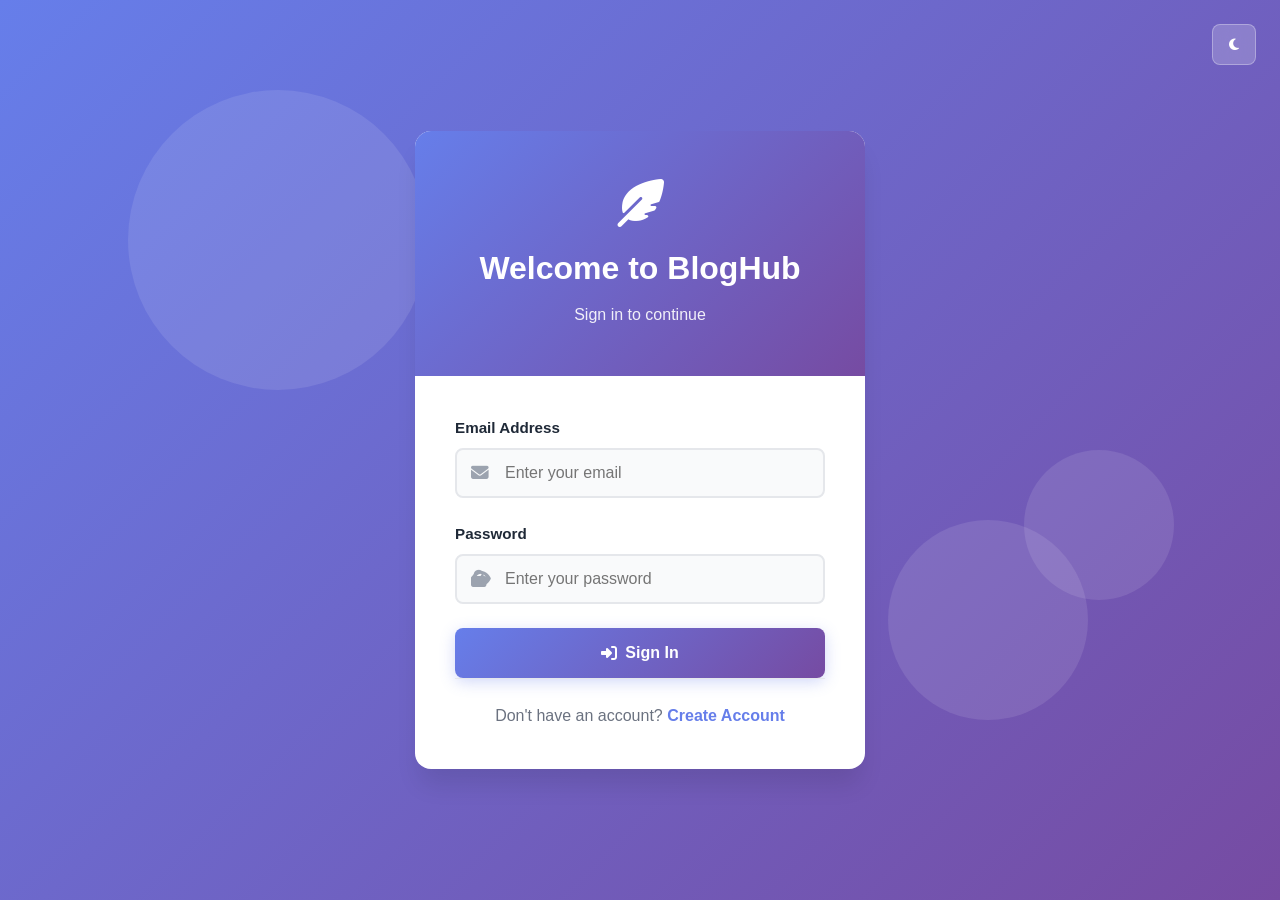
<file: src/main/resources/static/users.html>
<!DOCTYPE html>
<html lang="en">
  <head>
    <meta charset="UTF-8" />
    <meta name="viewport" content="width=device-width, initial-scale=1.0" />
    <title>BlogHub - Users</title>
    <link rel="stylesheet" href="css/style.css" />
    <link
      href="https://cdnjs.cloudflare.com/ajax/libs/font-awesome/6.5.0/css/all.min.css"
      rel="stylesheet"
    />
    <style>
      #users-list {
        display: grid;
        grid-template-columns: repeat(auto-fit, minmax(280px, 1fr));
        gap: 1.5rem;
        margin-bottom: 2rem;
      }

      .user-card {
        background: var(--bg-primary);
        border-radius: var(--radius-lg);
        box-shadow: var(--shadow-md);
        padding: 1.5rem;
        text-align: left;
        transition: transform 0.2s, box-shadow 0.2s;
        border: 1px solid var(--border-color);
      }

      .user-card:hover {
        transform: translateY(-4px);
        box-shadow: var(--shadow-lg);
      }

      .user-card h3 {
        font-size: 1.3rem;
        margin-bottom: 0.75rem;
        color: var(--primary-color);
      }

      .user-card p {
        margin: 0.5rem 0;
        color: var(--text-secondary);
        font-size: 0.95rem;
      }

      .user-card strong {
        color: var(--text-primary);
      }

      .user-post-count {
        font-weight: bold;
        color: var(--primary-color);
        margin-top: 0.75rem;
        padding: 0.5rem;
        background: var(--bg-secondary);
        border-radius: var(--radius-sm);
        text-align: center;
      }

      .user-actions {
        display: flex;
        justify-content: flex-end;
        margin-top: 1rem;
      }

      .btn-danger {
        background: var(--danger-color);
        color: white;
        border: none;
        padding: 0.5rem 1rem;
        border-radius: var(--radius-md);
        cursor: pointer;
        font-weight: 600;
        font-size: 0.9rem;
        transition: all 0.3s ease;
        display: inline-flex;
        align-items: center;
        gap: 0.5rem;
      }

      .btn-danger:hover {
        background: #dc2626;
        transform: translateY(-2px);
      }

      .create-user-btn {
        display: inline-flex;
        align-items: center;
        gap: 0.5rem;
        padding: 0.875rem 1.5rem;
        background: var(--primary-color);
        color: white;
        text-decoration: none;
        border-radius: var(--radius-md);
        font-weight: 600;
        transition: all 0.3s ease;
      }

      .create-user-btn:hover {
        background: var(--primary-dark);
        transform: translateY(-2px);
      }
    </style>
  </head>
  <body>
    <!-- Navbar -->
    <header class="navbar">
      <div class="nav-container">
        <div class="nav-brand">
          <i class="fas fa-feather-alt"></i>
          <h1>BlogHub</h1>
        </div>
        <nav class="nav-menu">
          <a href="index.html" class="nav-link">Home</a>
          <a href="posts.html" class="nav-link">All Posts</a>
          <a href="categories.html" class="nav-link">Categories</a>
          <a href="users.html" class="nav-link active admin-only">Users</a>
          <a href="category-create.html" class="nav-link admin-only">Create Category</a>
          <a href="post-create.html" class="nav-link">Create Post</a>
        </nav>
        <div class="nav-actions">
          <button class="theme-toggle" onclick="toggleTheme()">
            <i class="fas fa-moon"></i>
          </button>
        </div>
      </div>
    </header>

    <main class="main-content">
      <section class="page-header">
        <h1>All Users</h1>
        <p>Manage blog users and authors</p>
        <div style="margin-top: 1.5rem;">
          <a href="user-create.html" class="create-user-btn admin-only">
            <i class="fas fa-user-plus"></i> Create New User
          </a>
        </div>
      </section>

      <div id="alert-container"></div>

      <section id="users-list"></section>
    </main>

    <div id="toast" class="toast"></div>

    <script src="js/main.js"></script>
    <script src="js/users.js"></script>
    <script>
      // Check authentication on page load
      window.addEventListener('DOMContentLoaded', () => {
        if (!sessionStorage.getItem('userName')) {
          window.location.href = 'login.html';
        }
        
        // Check if user is admin
        if (sessionStorage.getItem('userRole') !== 'ADMIN') {
          alert('Access denied. Admin only.');
          window.location.href = 'index.html';
        }
        
        updateNavbar();
        applyRoleBasedUI();
      });
    </script>
  </body>
</html>
</file>
<file: src/main/resources/static/css/style.css>
:root {
  --primary-color: #3b82f6;
  --primary-dark: #2563eb;
  --secondary-color: #10b981;
  --accent-color: #f59e0b;
  --danger-color: #ef4444;
  --text-primary: #1f2937;
  --text-secondary: #6b7280;
  --text-muted: #9ca3af;
  --bg-primary: #ffffff;
  --bg-secondary: #f9fafb;
  --bg-tertiary: #f3f4f6;
  --border-color: #e5e7eb;
  --shadow-sm: 0 1px 2px 0 rgb(0 0 0 / 0.05);
  --shadow-md: 0 4px 6px -1px rgb(0 0 0 / 0.1);
  --shadow-lg: 0 10px 15px -3px rgb(0 0 0 / 0.1);
  --shadow-xl: 0 20px 25px -5px rgb(0 0 0 / 0.1);
  --radius-sm: 6px;
  --radius-md: 8px;
  --radius-lg: 12px;
  --radius-xl: 16px;
}

[data-theme="dark"] {
  --text-primary: #f9fafb;
  --text-secondary: #d1d5db;
  --text-muted: #9ca3af;
  --bg-primary: #111827;
  --bg-secondary: #1f2937;
  --bg-tertiary: #374151;
  --border-color: #374151;
}

* {
  margin: 0;
  padding: 0;
  box-sizing: border-box;
}

body {
  font-family: "Inter", -apple-system, BlinkMacSystemFont, "Segoe UI",
    sans-serif;
  line-height: 1.6;
  color: var(--text-primary);
  background-color: var(--bg-primary);
  transition: all 0.3s ease;
}

/* Navigation */
.navbar {
  background: var(--bg-primary);
  border-bottom: 1px solid var(--border-color);
  position: sticky;
  top: 0;
  z-index: 100;
  backdrop-filter: blur(10px);
  background: rgba(255, 255, 255, 0.95);
}

.nav-container {
  max-width: 1200px;
  margin: 0 auto;
  display: flex;
  justify-content: space-between;
  align-items: center;
  padding: 1rem 2rem;
}

.nav-brand {
  display: flex;
  align-items: center;
  gap: 0.75rem;
  font-size: 1rem;
  font-weight: 700;
  color: var(--primary-color);
}

.nav-menu {
  display: flex;
  gap: 2rem;
}

.nav-link {
  color: var(--text-secondary);
  text-decoration: none;
  font-weight: 500;
  padding: 0.5rem 1rem;
  border-radius: var(--radius-md);
  transition: all 0.3s ease;
  position: relative;
}

.nav-link:hover,
.nav-link.active {
  color: var(--primary-color);
  background-color: var(--bg-secondary);
}

.nav-actions {
  display: flex;
  align-items: center;
  gap: 1rem;
}

/* Page Header */
.page-header {
  text-align: center;
  padding: 3rem 0;
  border-bottom: 1px solid var(--border-color);
  margin-bottom: 3rem;
}

.page-header h1 {
  font-size: 3rem;
  font-weight: 700;
  color: var(--text-primary);
  margin-bottom: 0.5rem;
}

.page-header p {
  font-size: 1.1rem;
  color: var(--text-secondary);
  margin-bottom: 2rem;
}

.search-box {
  max-width: 400px;
  margin: 0 auto;
  position: relative;
}

.search-box input {
  width: 100%;
  padding: 0.75rem 2.5rem 0.75rem 1rem;
  border: 1px solid var(--border-color);
  border-radius: var(--radius-lg);
  background: var(--bg-secondary);
  color: var(--text-primary);
  font-size: 1rem;
  transition: all 0.3s ease;
}

.search-box input:focus {
  outline: none;
  border-color: var(--primary-color);
  box-shadow: 0 0 0 3px rgba(59, 130, 246, 0.1);
}

.search-box i {
  position: absolute;
  right: 1rem;
  top: 50%;
  transform: translateY(-50%);
  color: var(--text-muted);
}

.theme-toggle {
  background: var(--bg-secondary);
  border: 1px solid var(--border-color);
  border-radius: var(--radius-md);
  padding: 0.5rem;
  cursor: pointer;
  color: var(--text-secondary);
  transition: all 0.3s ease;
}

.theme-toggle:hover {
  background: var(--bg-tertiary);
  color: var(--primary-color);
}

/* Main Content */
.main-content {
  max-width: 1200px;
  margin: 0 auto;
  padding: 0 2rem;
}

.page {
  animation: fadeIn 0.5s ease-in;
}

@keyframes fadeIn {
  from {
    opacity: 0;
    transform: translateY(20px);
  }
  to {
    opacity: 1;
    transform: translateY(0);
  }
}

/* Hero Section */
.hero-section {
  padding: 4rem 0;
  text-align: center;
  background: linear-gradient(
    135deg,
    var(--bg-secondary) 0%,
    var(--bg-tertiary) 100%
  );
  border-radius: var(--radius-xl);
  margin: 2rem 0;
  position: relative;
  overflow: hidden;
}

.hero-content h1 {
  font-size: 3.5rem;
  font-weight: 700;
  color: var(--text-primary);
  margin-bottom: 1rem;
  line-height: 1.2;
}

.hero-content p {
  font-size: 1.25rem;
  color: var(--text-secondary);
  margin-bottom: 2rem;
  max-width: 600px;
  margin-left: auto;
  margin-right: auto;
}

.hero-btn {
  background: var(--primary-color);
  color: white;
  border: none;
  padding: 1rem 2rem;
  border-radius: var(--radius-lg);
  font-size: 1.1rem;
  font-weight: 600;
  cursor: pointer;
  display: inline-flex;
  align-items: center;
  gap: 0.5rem;
  transition: all 0.3s ease;
  box-shadow: var(--shadow-md);
}

.hero-btn:hover {
  background: var(--primary-dark);
  transform: translateY(-2px);
  box-shadow: var(--shadow-lg);
}

.hero-stats {
  display: flex;
  justify-content: center;
  gap: 3rem;
  margin-top: 3rem;
}

.stat-card {
  text-align: center;
}

.stat-number {
  font-size: 2.5rem;
  font-weight: 700;
  color: var(--primary-color);
}

.stat-label {
  color: var(--text-secondary);
  font-weight: 500;
}

/* Sections */
.featured-posts,
.section {
  margin: 4rem 0;
}

.section-header {
  text-align: center;
  margin-bottom: 3rem;
}

.section-header h2 {
  font-size: 2.5rem;
  font-weight: 700;
  color: var(--text-primary);
  margin-bottom: 0.5rem;
}

.section-header p {
  font-size: 1.1rem;
  color: var(--text-secondary);
}

/* Page Headers */
.page-header {
  text-align: center;
  padding: 3rem 0;
  border-bottom: 1px solid var(--border-color);
  margin-bottom: 3rem;
}

.page-header h1 {
  font-size: 3rem;
  font-weight: 700;
  color: var(--text-primary);
  margin-bottom: 0.5rem;
}

.page-header p {
  font-size: 1.1rem;
  color: var(--text-secondary);
}

/* Posts Grid */
.posts-grid {
  display: grid;
  grid-template-columns: repeat(auto-fill, minmax(350px, 1fr));
  gap: 2rem;
  margin-top: 2rem;
}

.post-card {
  background: var(--bg-primary);
  border-radius: var(--radius-lg);
  overflow: hidden;
  box-shadow: var(--shadow-md);
  transition: all 0.3s ease;
  cursor: pointer;
  border: 1px solid var(--border-color);
}

.post-card:hover {
  transform: translateY(-5px);
  box-shadow: var(--shadow-xl);
}

.post-image {
  width: 100%;
  height: 200px;
  object-fit: cover;
  background-color: var(--bg-secondary);
}

.post-info {
  padding: 1.5rem;
}

.post-meta {
  display: flex;
  align-items: center;
  gap: 1rem;
  margin-bottom: 1rem;
}

.post-category {
  background: var(--primary-color);
  color: white;
  padding: 0.25rem 0.75rem;
  border-radius: var(--radius-sm);
  font-size: 0.8rem;
  font-weight: 600;
}

.post-date {
  color: var(--text-muted);
  font-size: 0.9rem;
}

.post-title {
  font-size: 1.3rem;
  font-weight: 600;
  color: var(--text-primary);
  margin-bottom: 0.75rem;
  line-height: 1.4;
}

.post-excerpt {
  color: var(--text-secondary);
  line-height: 1.6;
  margin-bottom: 1rem;
}

.post-author {
  display: flex;
  align-items: center;
  gap: 0.75rem;
  padding-top: 1rem;
  border-top: 1px solid var(--border-color);
}

.author-avatar {
  width: 32px;
  height: 32px;
  border-radius: 50%;
  object-fit: cover;
}

.author-name {
  font-weight: 500;
  color: var(--text-primary);
  font-size: 0.9rem;
}

/* Single Post Styles */
.post-article {
  max-width: 800px;
  margin: 0 auto;
  background: var(--bg-primary);
  border-radius: var(--radius-lg);
  overflow: hidden;
  box-shadow: var(--shadow-lg);
  margin-top: 2rem;
}

.post-header {
  padding: 2rem;
  text-align: center;
}

.post-header .post-title {
  font-size: 2.5rem;
  font-weight: 700;
  margin: 1rem 0;
  line-height: 1.3;
}

.post-header .post-author {
  justify-content: center;
  margin-top: 2rem;
  padding-top: 2rem;
}

.post-header .author-avatar {
  width: 48px;
  height: 48px;
}

.author-info {
  text-align: left;
}

.author-bio {
  color: var(--text-muted);
  font-size: 0.9rem;
}

.post-featured-image img {
  width: 100%;
  height: 400px;
  object-fit: cover;
}

.post-content {
  padding: 3rem;
  line-height: 1.8;
  font-size: 1.1rem;
}

.post-content h2 {
  margin: 2rem 0 1rem;
  color: var(--text-primary);
}

.post-content h3 {
  margin: 1.5rem 0 0.75rem;
  color: var(--text-primary);
}

.post-content p {
  margin-bottom: 1.5rem;
}

.post-content ul,
.post-content ol {
  margin: 1rem 0 1.5rem 2rem;
}

.post-content li {
  margin-bottom: 0.5rem;
}

.post-content code {
  background: var(--bg-secondary);
  padding: 0.2rem 0.4rem;
  border-radius: var(--radius-sm);
  font-family: "Monaco", "Consolas", monospace;
  font-size: 0.9em;
}

.post-content pre {
  background: var(--bg-secondary);
  padding: 1rem;
  border-radius: var(--radius-md);
  overflow-x: auto;
  margin: 1.5rem 0;
}

/* Comments Section */
.comments-section {
  max-width: 800px;
  margin: 3rem auto;
  background: var(--bg-primary);
  border-radius: var(--radius-lg);
  padding: 2rem;
  box-shadow: var(--shadow-md);
}

.comments-header {
  display: flex;
  justify-content: space-between;
  align-items: center;
  margin-bottom: 2rem;
  padding-bottom: 1rem;
  border-bottom: 1px solid var(--border-color);
}

.comments-count {
  color: var(--text-muted);
}

.comment-form {
  margin-bottom: 3rem;
}

.form-group {
  margin-bottom: 1rem;
}

.form-group input,
.form-group textarea {
  width: 100%;
  padding: 0.75rem;
  border: 1px solid var(--border-color);
  border-radius: var(--radius-md);
  background: var(--bg-secondary);
  color: var(--text-primary);
  font-size: 1rem;
  transition: all 0.3s ease;
}

.form-group textarea {
  min-height: 120px;
  resize: vertical;
}

.form-group input:focus,
.form-group textarea:focus {
  outline: none;
  border-color: var(--primary-color);
  box-shadow: 0 0 0 3px rgba(59, 130, 246, 0.1);
}

.comment-item {
  padding: 1.5rem 0;
  border-bottom: 1px solid var(--border-color);
}

.comment-header {
  display: flex;
  align-items: center;
  gap: 1rem;
  margin-bottom: 0.75rem;
}

.comment-author {
  font-weight: 600;
  color: var(--text-primary);
}

.comment-date {
  color: var(--text-muted);
  font-size: 0.9rem;
}

.comment-content {
  color: var(--text-secondary);
  line-height: 1.6;
}

/* Admin Styles */
.admin-header {
  text-align: center;
  padding: 2rem 0;
  border-bottom: 1px solid var(--border-color);
  margin-bottom: 2rem;
}

.admin-tabs {
  display: flex;
  gap: 1rem;
  margin-bottom: 2rem;
  border-bottom: 1px solid var(--border-color);
}

.tab-btn {
  background: none;
  border: none;
  padding: 1rem 2rem;
  cursor: pointer;
  color: var(--text-secondary);
  font-weight: 500;
  border-bottom: 2px solid transparent;
  transition: all 0.3s ease;
}

.tab-btn.active {
  color: var(--primary-color);
  border-bottom-color: var(--primary-color);
}

.admin-actions {
  display: flex;
  justify-content: space-between;
  align-items: center;
  margin-bottom: 2rem;
}

.admin-list {
  display: grid;
  gap: 1rem;
}

.admin-item {
  background: var(--bg-secondary);
  padding: 1.5rem;
  border-radius: var(--radius-md);
  display: flex;
  justify-content: space-between;
  align-items: center;
  border: 1px solid var(--border-color);
}

.admin-item-info h4 {
  color: var(--text-primary);
  margin-bottom: 0.25rem;
}

.admin-item-info p {
  color: var(--text-muted);
  font-size: 0.9rem;
}

.admin-actions-btn {
  display: flex;
  gap: 0.5rem;
}

/* Buttons */
.btn-primary {
  background: var(--primary-color);
  color: white;
  border: none;
  padding: 0.75rem 1.5rem;
  border-radius: var(--radius-md);
  font-weight: 600;
  cursor: pointer;
  transition: all 0.3s ease;
  display: inline-flex;
  align-items: center;
  gap: 0.5rem;
}

.btn-primary:hover {
  background: var(--primary-dark);
  transform: translateY(-1px);
}

.btn-secondary {
  background: var(--bg-secondary);
  color: var(--text-primary);
  border: 1px solid var(--border-color);
  padding: 0.75rem 1.5rem;
  border-radius: var(--radius-md);
  font-weight: 500;
  cursor: pointer;
  transition: all 0.3s ease;
}

.btn-danger {
  background: var(--danger-color);
  color: white;
  border: none;
  padding: 0.5rem 1rem;
  border-radius: var(--radius-md);
  font-weight: 500;
  cursor: pointer;
  transition: all 0.3s ease;
}

.btn-sm {
  padding: 0.5rem 1rem;
  font-size: 0.9rem;
}

/* Modal */
.modal {
  position: fixed;
  top: 0;
  left: 0;
  width: 100%;
  height: 100%;
  background: rgba(0, 0, 0, 0.5);
  display: flex;
  justify-content: center;
  align-items: center;
  z-index: 1000;
}

.modal-content {
  background: var(--bg-primary);
  border-radius: var(--radius-lg);
  max-width: 600px;
  width: 90%;
  max-height: 90vh;
  overflow-y: auto;
  box-shadow: var(--shadow-xl);
}

.modal-header {
  display: flex;
  justify-content: space-between;
  align-items: center;
  padding: 2rem 2rem 1rem;
  border-bottom: 1px solid var(--border-color);
}

.modal-close {
  background: none;
  border: none;
  color: var(--text-muted);
  cursor: pointer;
  padding: 0.5rem;
  border-radius: var(--radius-md);
}

.modal-body {
  padding: 2rem;
}

/* Loading Spinner */
.loading-spinner {
  display: flex;
  flex-direction: column;
  align-items: center;
  justify-content: center;
  padding: 4rem 2rem;
  color: var(--text-muted);
}

.loading-spinner i {
  font-size: 2rem;
  margin-bottom: 1rem;
  color: var(--primary-color);
}

/* Toast Notifications */
.toast {
  position: fixed;
  top: 20px;
  right: 20px;
  padding: 1rem 1.5rem;
  border-radius: var(--radius-md);
  color: white;
  font-weight: 600;
  transform: translateX(400px);
  transition: transform 0.3s ease;
  z-index: 1000;
  box-shadow: var(--shadow-lg);
}

.toast.show {
  transform: translateX(0);
}

.toast.success {
  background: var(--secondary-color);
}

.toast.error {
  background: var(--danger-color);
}

.toast.info {
  background: var(--primary-color);
}

/* Filters */
.posts-filters {
  display: flex;
  gap: 1rem;
  margin-bottom: 2rem;
  padding: 1.5rem;
  background: var(--bg-secondary);
  border-radius: var(--radius-lg);
}

.posts-filters select {
  padding: 0.5rem 1rem;
  border: 1px solid var(--border-color);
  border-radius: var(--radius-md);
  background: var(--bg-primary);
  color: var(--text-primary);
}

.filter-clear {
  background: var(--bg-primary);
  border: 1px solid var(--border-color);
  padding: 0.5rem 1rem;
  border-radius: var(--radius-md);
  cursor: pointer;
  color: var(--text-secondary);
  transition: all 0.3s ease;
}

.filter-clear:hover {
  background: var(--bg-tertiary);
}

/* Categories and Authors Grids */
.categories-grid,
.authors-grid {
  display: grid;
  grid-template-columns: repeat(auto-fill, minmax(300px, 1fr));
  gap: 2rem;
  margin-top: 2rem;
}

.category-card,
.author-card {
  background: var(--bg-secondary);
  padding: 2rem;
  border-radius: var(--radius-lg);
  text-align: center;
  border: 1px solid var(--border-color);
  cursor: pointer;
  transition: all 0.3s ease;
}

.category-card:hover,
.author-card:hover {
  transform: translateY(-2px);
  box-shadow: var(--shadow-md);
}

.category-color {
  width: 4rem;
  height: 4rem;
  border-radius: 50%;
  margin: 0 auto 1rem;
  display: flex;
  align-items: center;
  justify-content: center;
  font-size: 1.5rem;
  color: white;
  font-weight: 600;
}

.author-card .author-avatar {
  width: 80px;
  height: 80px;
  margin: 0 auto 1rem;
}

/* Responsive Design */
@media (max-width: 768px) {
  .nav-container {
    flex-direction: column;
    gap: 1rem;
  }

  .nav-menu {
    flex-wrap: wrap;
    justify-content: center;
  }

  .search-box input {
    width: 200px;
  }

  .hero-content h1 {
    font-size: 2.5rem;
  }

  .hero-stats {
    flex-direction: column;
    gap: 1rem;
  }

  .posts-grid {
    grid-template-columns: 1fr;
  }

  .posts-filters {
    flex-direction: column;
  }

  .admin-tabs {
    flex-wrap: wrap;
  }

  .admin-item {
    flex-direction: column;
    align-items: flex-start;
    gap: 1rem;
  }

  .post-content {
    padding: 2rem 1.5rem;
  }

  .comments-section {
    margin: 2rem 1rem;
    padding: 1.5rem;
  }
}

@media (max-width: 480px) {
  .main-content {
    padding: 0 1rem;
  }

  .hero-content h1 {
    font-size: 2rem;
  }

  .page-header h1 {
    font-size: 2rem;
  }

  .modal-content {
    width: 95%;
  }

  .modal-body {
    padding: 1rem;
  }
}
</file>
